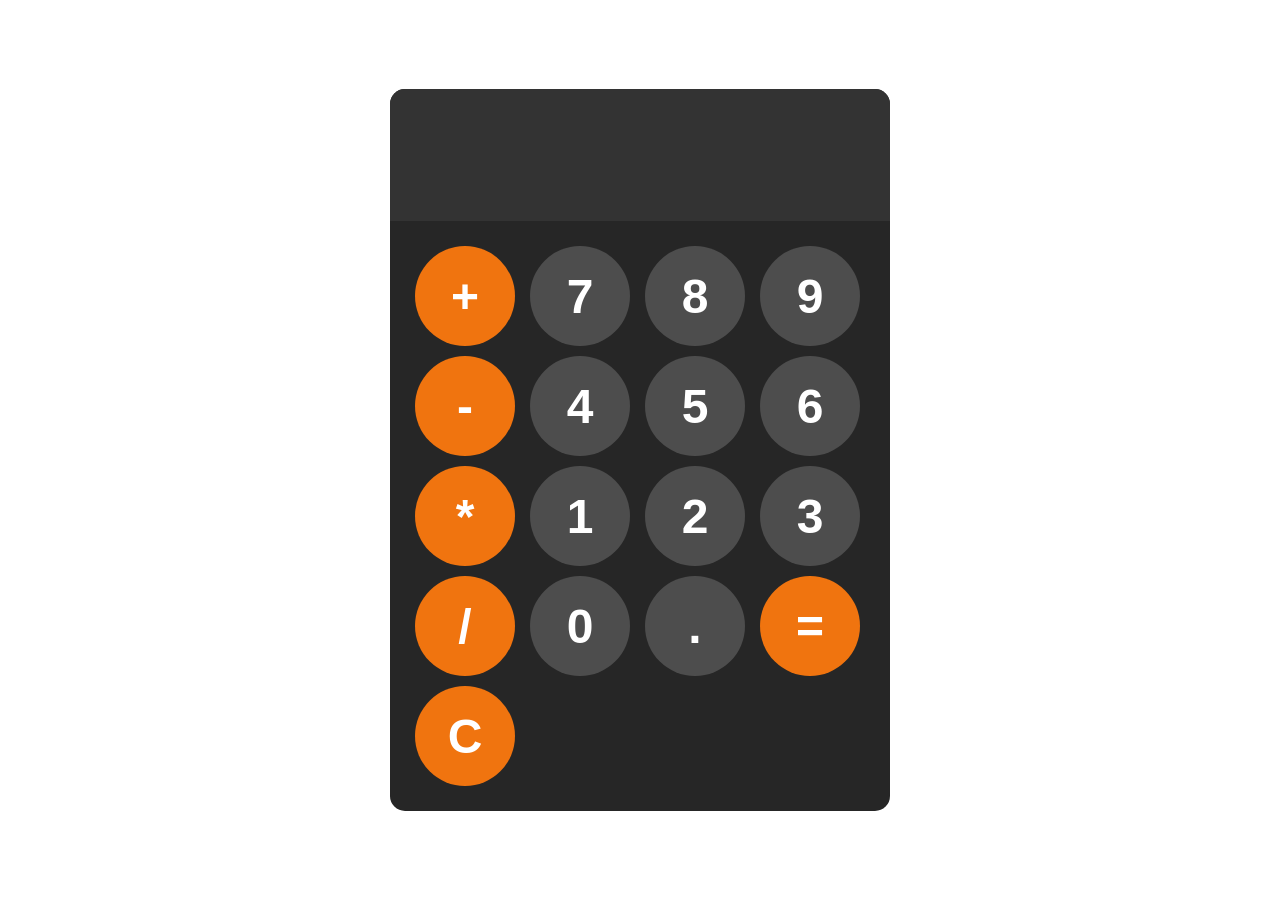
<file: calculator web/index.html>
<!DOCTYPE html>
<html lang="en">
<head>
    <meta charset="UTF-8">
    <meta name="viewport" content="width=device-width, initial-scale=1.0">
    <title>Calculator Project</title>
    <link rel="stylesheet" href="css/style.css">
</head>
<body>

    <div id="calculator">
        <input id="display" readonly>
        <div id="keys">
            <button onclick="appendToDisplay('+')" class="operator-btn">+</button>
            <button onclick="appendToDisplay('7')">7</button>
            <button onclick="appendToDisplay('8')">8</button>
            <button onclick="appendToDisplay('9')">9</button>
            <button onclick="appendToDisplay('-')" class="operator-btn">-</button>
            <button onclick="appendToDisplay('4')">4</button>
            <button onclick="appendToDisplay('5')">5</button>
            <button onclick="appendToDisplay('6')">6</button>
            <button onclick="appendToDisplay('*')" class="operator-btn">*</button>
            <button onclick="appendToDisplay('1')">1</button>
            <button onclick="appendToDisplay('2')">2</button>
            <button onclick="appendToDisplay('3')">3</button>
            <button onclick="appendToDisplay('/')" class="operator-btn">/</button>
            <button onclick="appendToDisplay('0')">0</button>
            <button onclick="appendToDisplay('.')">.</button>
            <button onclick="calculate()" class="operator-btn">=</button>
            <button onclick="clearDisplay()" class="operator-btn">C</button>

        </div>

    </div>

    <script src="js/script.js"></script>

</body>
</html>
</file>
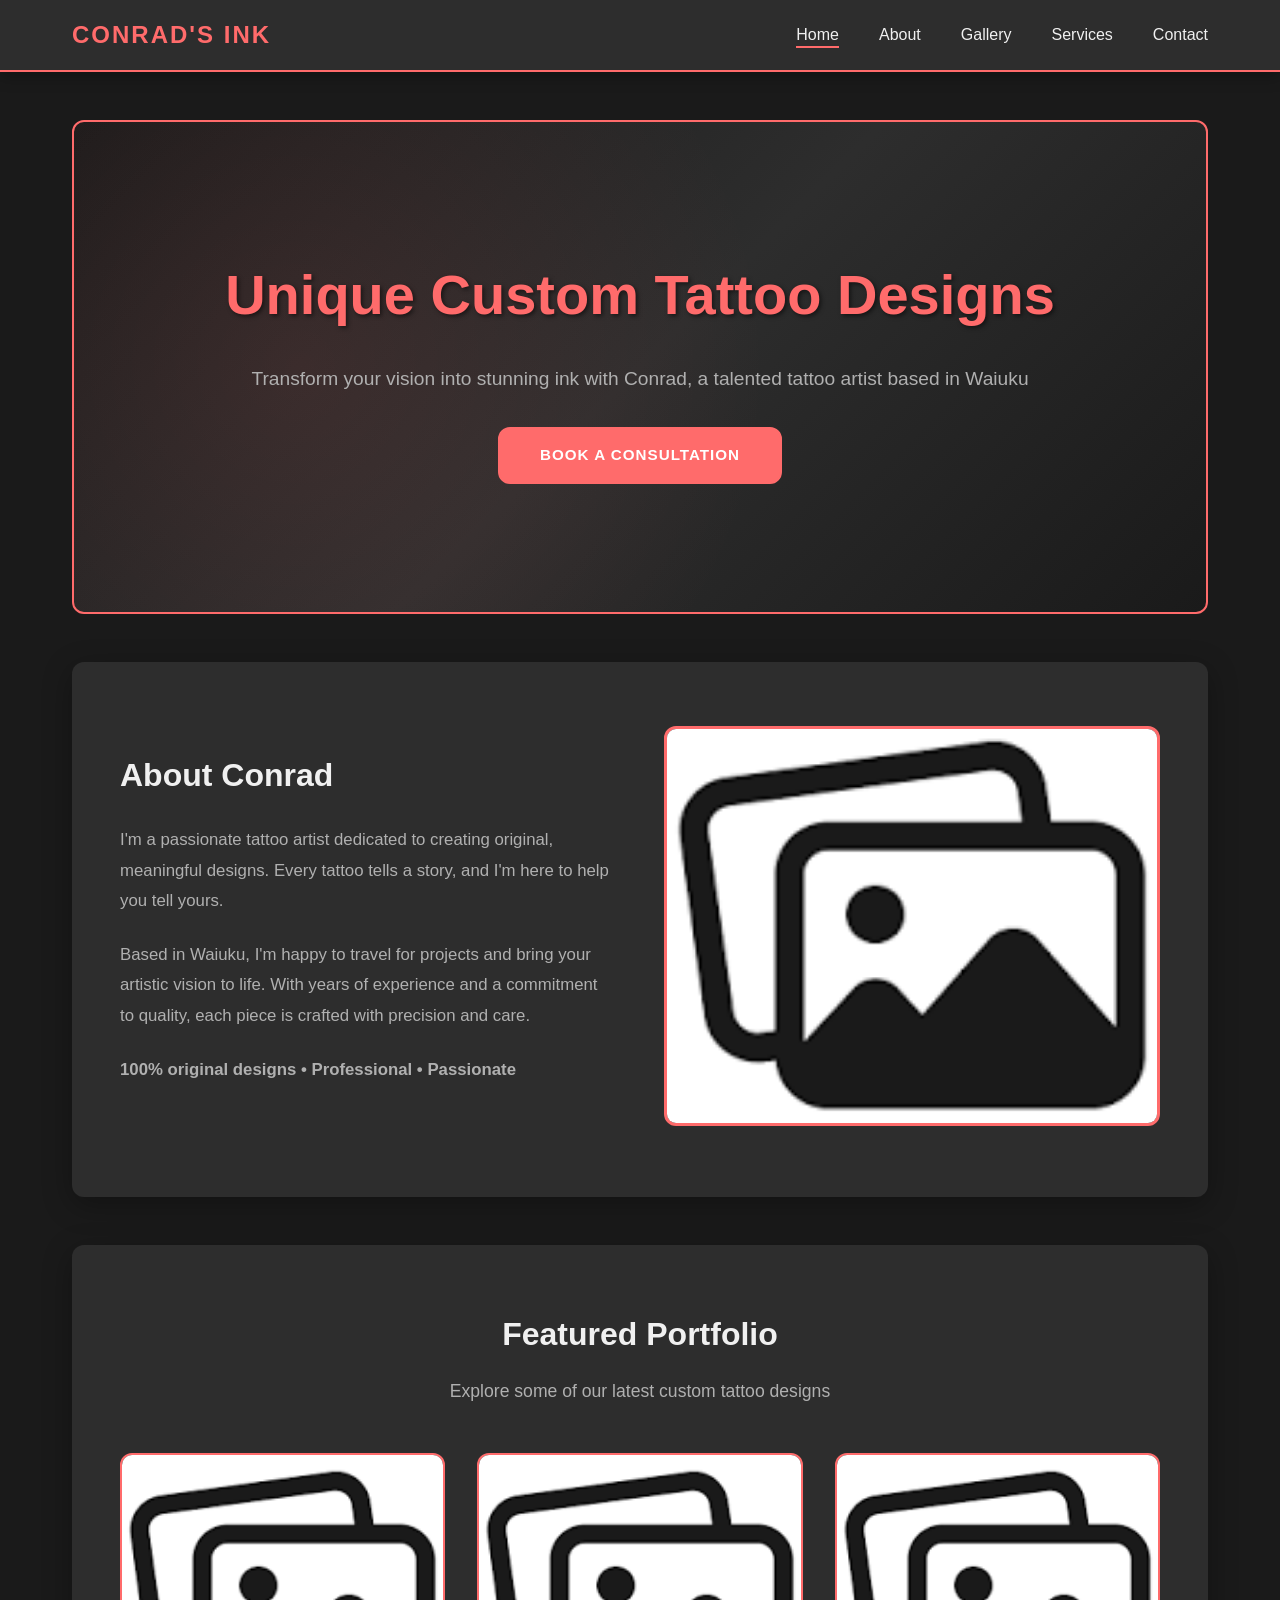
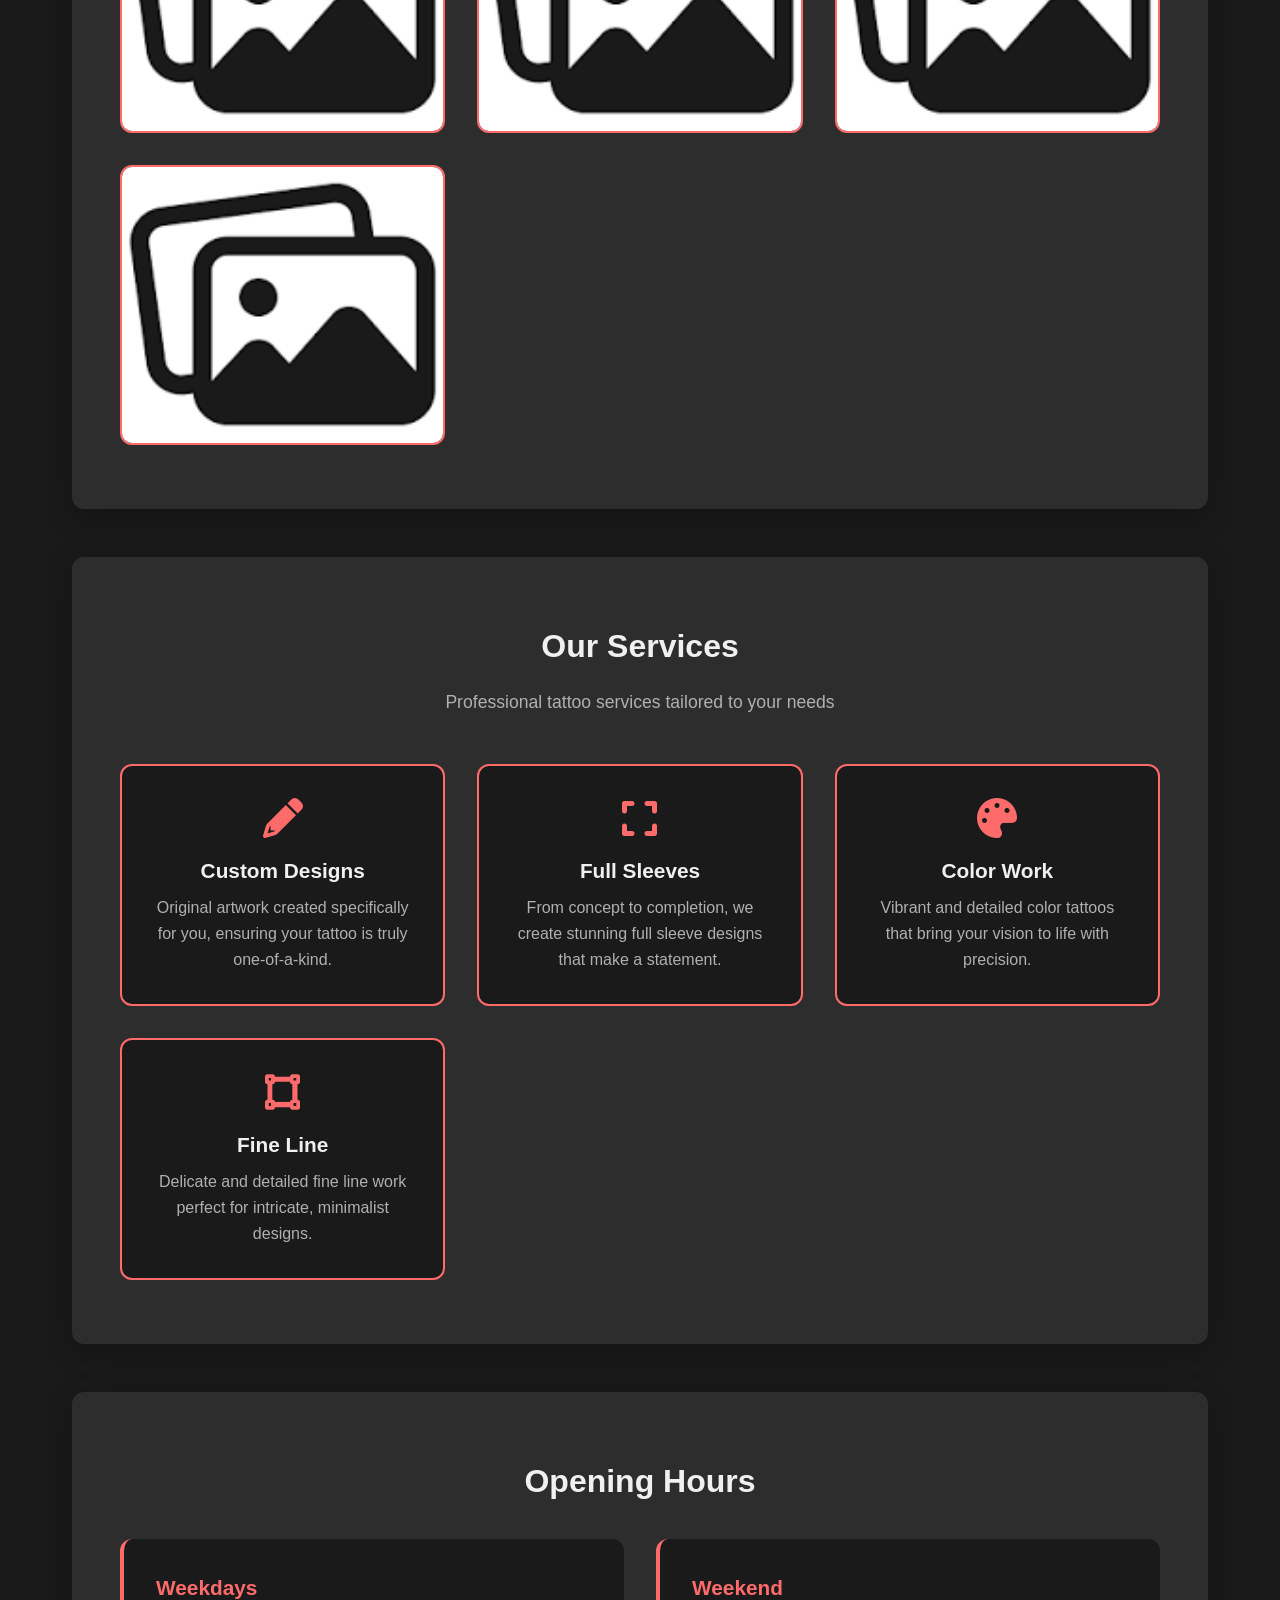
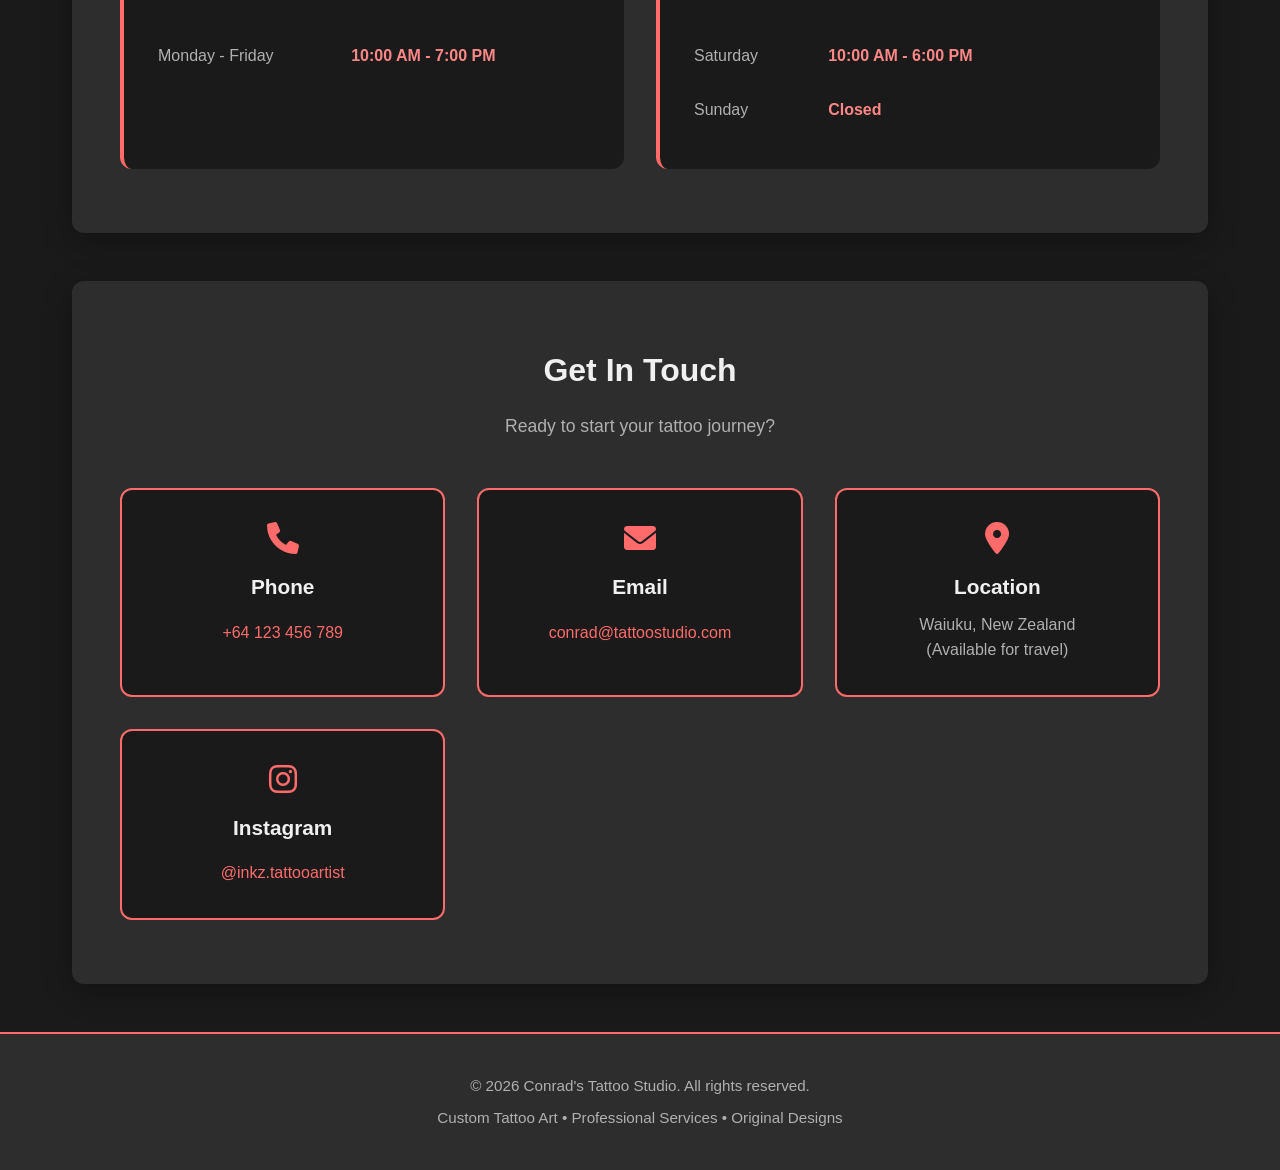
<file: tattoo website (current build)/index.html>
<!DOCTYPE html>
<html lang="en">
<head>
    <meta charset="UTF-8">
    <meta name="viewport" content="width=device-width, initial-scale=1.0">
    <title>Conrad's Tattoo Studio | Custom Tattoo Art</title>
    <link rel="stylesheet" href="css/style.css">
    <link rel="stylesheet" href="https://cdnjs.cloudflare.com/ajax/libs/font-awesome/6.0.0/css/all.min.css">
    <link rel="icon" href="assets/fillerimage.png" type="image/png">
</head>

<body>
    <!-- Navigation -->
    <header>
        <nav class="navbar">
            <div class="nav-container">
                <div class="logo">
                    <h1>CONRAD'S INK</h1>
                </div>
                <ul class="nav-menu">
                    <li><a class="nav-a" href="#home">Home</a></li>
                    <li><a class="nav-a" href="#about">About</a></li>
                    <li><a class="nav-a" href="#gallery">Gallery</a></li>
                    <li><a class="nav-a" href="#services">Services</a></li>
                    <li><a class="nav-a" href="#contact">Contact</a></li>
                </ul>
            </div>
        </nav>
    </header>

    <main>
        <!-- Hero Section -->
        <section id="home" class="hero">
            <div class="hero-content">
                <h1>Unique Custom Tattoo Designs</h1>
                <p>Transform your vision into stunning ink with Conrad, a talented tattoo artist based in Waiuku</p>
                <a href="#contact" class="cta-button">Book a Consultation</a>
            </div>
        </section>

        <!-- About Section -->
        <section id="about" class="about">
            <div class="content-wrapper">
                <div class="about-content">
                    <h2>About Conrad</h2>
                    <p>I'm a passionate tattoo artist dedicated to creating original, meaningful designs. Every tattoo tells a story, and I'm here to help you tell yours.</p>
                    <p>Based in Waiuku, I'm happy to travel for projects and bring your artistic vision to life. With years of experience and a commitment to quality, each piece is crafted with precision and care.</p>
                    <p><strong>100% original designs • Professional • Passionate</strong></p>
                </div>
                <div class="about-image">
                    <img src="assets/fillerimage.png" alt="Conrad's workspace" class="rounded-image">
                </div>
            </div>
        </section>

        <!-- Gallery Section -->
        <section id="gallery" class="gallery">
            <div class="content-wrapper">
                <h2>Featured Portfolio</h2>
                <p class="section-subtitle">Explore some of our latest custom tattoo designs</p>
                
                <div class="gallery-grid">
                    <div class="gallery-card">
                        <img src="assets/fillerimage.png" alt="Tattoo design 1">
                        <div class="card-overlay">
                            <p>Custom Design</p>
                        </div>
                    </div>
                    <div class="gallery-card">
                        <img src="assets/fillerimage.png" alt="Tattoo design 2">
                        <div class="card-overlay">
                            <p>Artistic Piece</p>
                        </div>
                    </div>
                    <div class="gallery-card">
                        <img src="assets/fillerimage.png" alt="Tattoo design 3">
                        <div class="card-overlay">
                            <p>Custom Creation</p>
                        </div>
                    </div>
                    <div class="gallery-card">
                        <img src="assets/fillerimage.png" alt="Tattoo design 4">
                        <div class="card-overlay">
                            <p>Original Design</p>
                        </div>
                    </div>
                </div>
            </div>
        </section>

        <!-- Services Section -->
        <section id="services" class="services">
            <div class="content-wrapper">
                <h2>Our Services</h2>
                <p class="section-subtitle">Professional tattoo services tailored to your needs</p>
                
                <div class="services-grid">
                    <div class="service-card">
                        <i class="fas fa-pencil-alt"></i>
                        <h3>Custom Designs</h3>
                        <p>Original artwork created specifically for you, ensuring your tattoo is truly one-of-a-kind.</p>
                    </div>
                    <div class="service-card">
                        <i class="fas fa-expand"></i>
                        <h3>Full Sleeves</h3>
                        <p>From concept to completion, we create stunning full sleeve designs that make a statement.</p>
                    </div>
                    <div class="service-card">
                        <i class="fas fa-palette"></i>
                        <h3>Color Work</h3>
                        <p>Vibrant and detailed color tattoos that bring your vision to life with precision.</p>
                    </div>
                    <div class="service-card">
                        <i class="fas fa-vector-square"></i>
                        <h3>Fine Line</h3>
                        <p>Delicate and detailed fine line work perfect for intricate, minimalist designs.</p>
                    </div>
                </div>
            </div>
        </section>

        <!-- Hours Section -->
        <section id="hours" class="hours">
            <div class="content-wrapper">
                <h2>Opening Hours</h2>
                <div class="hours-grid">
                    <div class="hours-column">
                        <h3>Weekdays</h3>
                        <table class="hours-table">
                            <tr>
                                <td>Monday - Friday</td>
                                <td><strong>10:00 AM - 7:00 PM</strong></td>
                            </tr>
                        </table>
                    </div>
                    <div class="hours-column">
                        <h3>Weekend</h3>
                        <table class="hours-table">
                            <tr>
                                <td>Saturday</td>
                                <td><strong>10:00 AM - 6:00 PM</strong></td>
                            </tr>
                            <tr>
                                <td>Sunday</td>
                                <td><strong>Closed</strong></td>
                            </tr>
                        </table>
                    </div>
                </div>
            </div>
        </section>

        <!-- Contact Section -->
        <section id="contact" class="contact">
            <div class="content-wrapper">
                <h2>Get In Touch</h2>
                <p class="section-subtitle">Ready to start your tattoo journey?</p>
                
                <div class="contact-grid">
                    <div class="contact-info">
                        <div class="info-card">
                            <i class="fas fa-phone"></i>
                            <h3>Phone</h3>
                            <p><a href="tel:+64123456789">+64 123 456 789</a></p>
                        </div>
                        <div class="info-card">
                            <i class="fas fa-envelope"></i>
                            <h3>Email</h3>
                            <p><a href="mailto:conrad@tattoostudio.com">conrad@tattoostudio.com</a></p>
                        </div>
                        <div class="info-card">
                            <i class="fas fa-map-marker-alt"></i>
                            <h3>Location</h3>
                            <p>Waiuku, New Zealand<br>(Available for travel)</p>
                        </div>
                        <div class="info-card">
                            <i class="fab fa-instagram"></i>
                            <h3>Instagram</h3>
                            <p><a href="https://instagram.com/inkz.tattooartist" target="_blank">@inkz.tattooartist</a></p>
                        </div>
                    </div>
                </div>
            </div>
        </section>
    </main>

    <!-- Footer -->
    <footer>
        <div class="footer-content">
            <p>&copy; 2026 Conrad's Tattoo Studio. All rights reserved.</p>
            <p>Custom Tattoo Art • Professional Services • Original Designs</p>
        </div>
    </footer>

    <script src="js/script.js"></script>

</body>
</html>
</file>
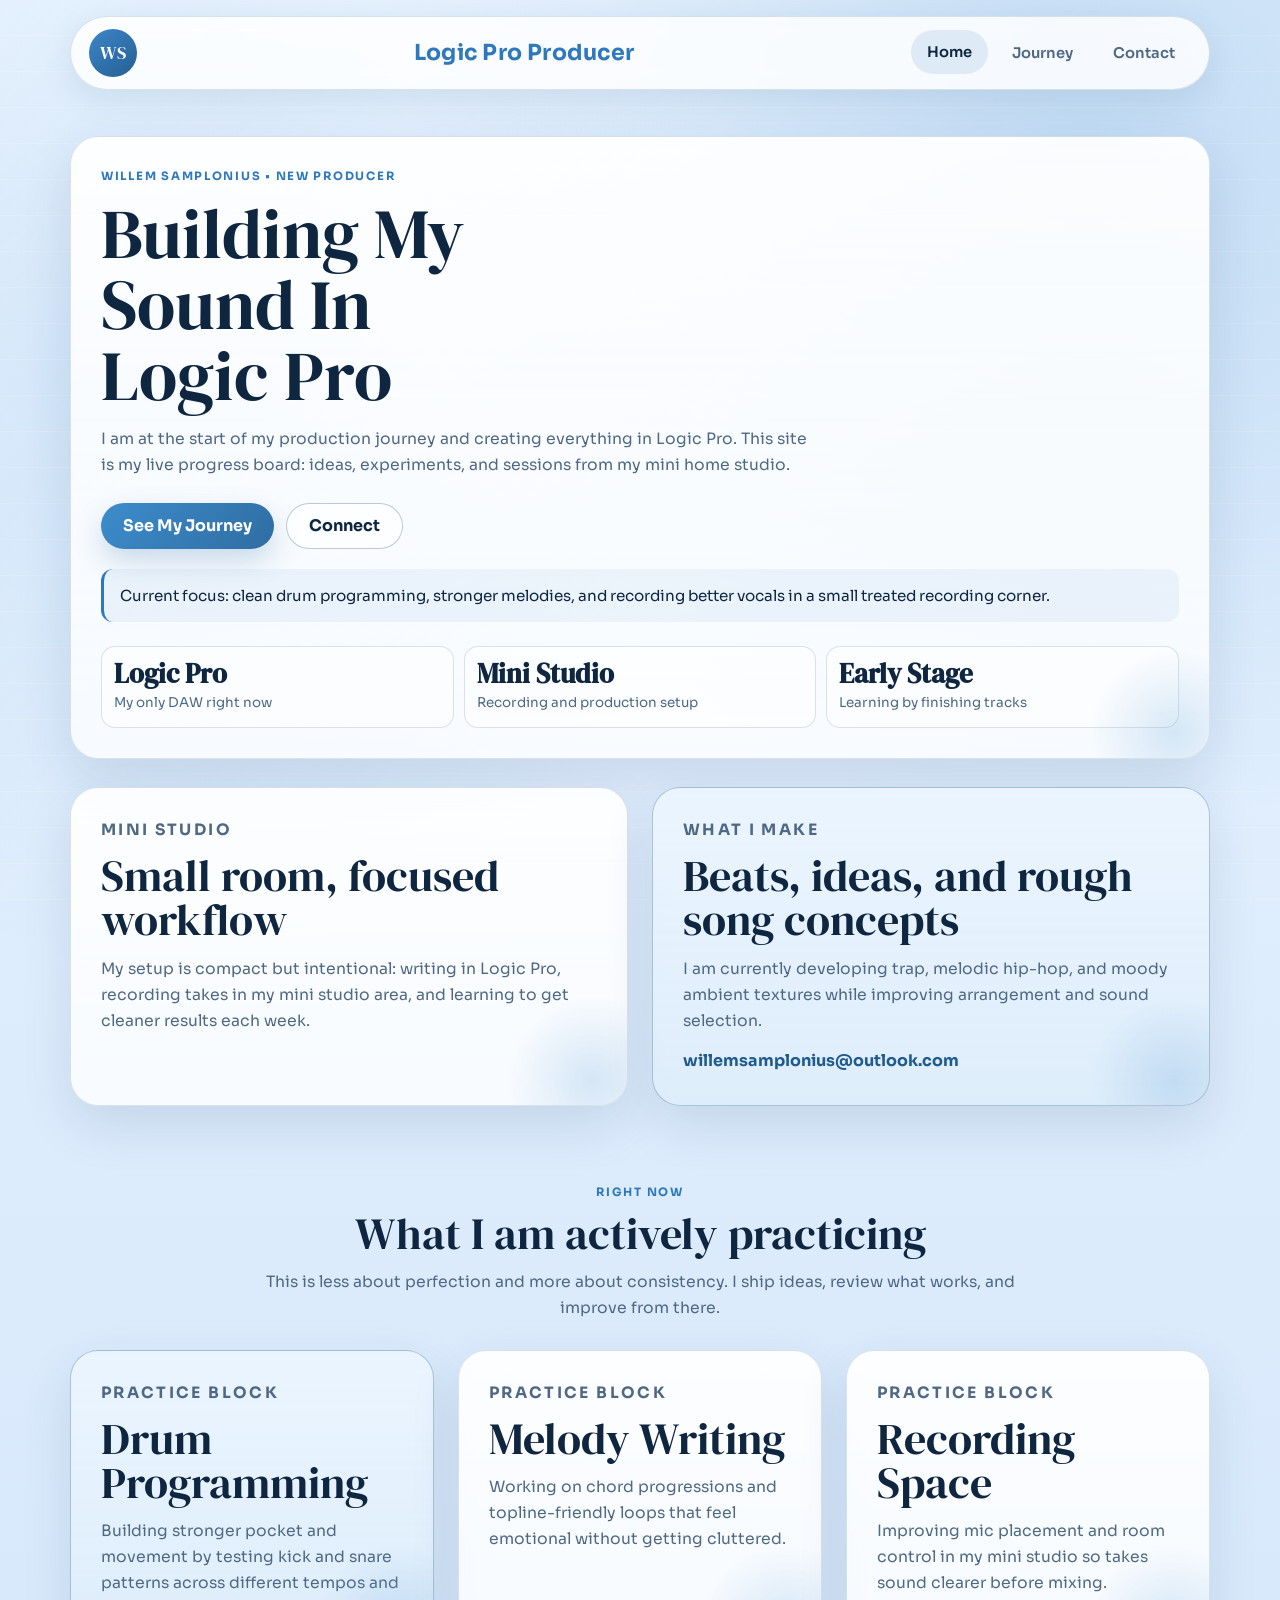
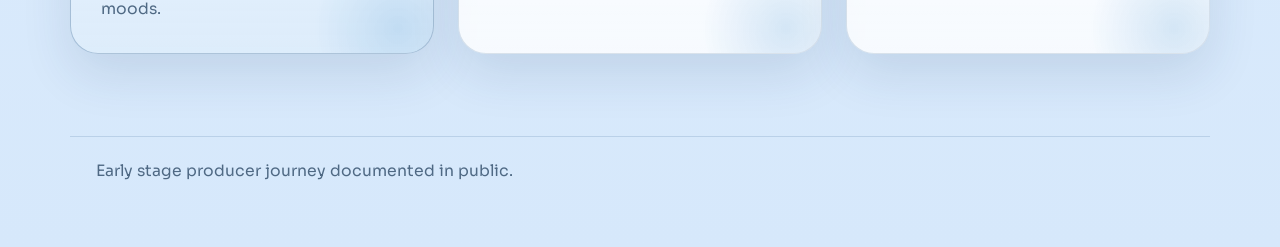
<file: projects/portfolio/index.html>
<!DOCTYPE html>
<html lang="en">
<head>
    <meta charset="UTF-8">
    <meta http-equiv="X-UA-Compatible" content="IE=edge">
    <meta name="viewport" content="width=device-width, initial-scale=1.0">
    <meta name="description" content="Willem Samplonius is a new music producer working in Logic Pro from a mini studio setup.">
    <meta name="theme-color" content="#0b2238">
    <link rel="stylesheet" href="css/style.css">
    <title>Willem Samplonius | Logic Pro Producer</title>
    <link rel="icon" href="assets/image.jpg" type="image/jpg">
</head>
<body>
    <a class="skip-link" href="#main-content">Skip to main content</a>

    <header class="site-header">
        <nav class="nav-bar" aria-label="Primary">
            <div class="brand-mark" aria-hidden="true">WS</div>
            <a class="header-txt" href="index.html" aria-label="Open home">Logic Pro Producer</a>
            <ul class="nav-links">
                <li><a class="is-active" href="index.html" aria-current="page">Home</a></li>
                <li><a href="projects.html">Journey</a></li>
                <li><a href="contact.html">Contact</a></li>
            </ul>
        </nav>
    </header>

    <main id="main-content" class="page-shell">
        <section class="hero-section hero-section-solo">
            <div class="hero-copy">
                <p class="eyebrow">Willem Samplonius • New Producer</p>
                <h1>Building My Sound In Logic Pro</h1>
                <p class="hero-text">
                    I am at the start of my production journey and creating everything in Logic Pro. This site is my live progress board: ideas, experiments, and sessions from my mini home studio.
                </p>
                <div class="hero-actions">
                    <a class="button button-primary" href="projects.html">See My Journey</a>
                    <a class="button button-secondary" href="contact.html">Connect</a>
                </div>
                <div class="hero-note">
                    <p>Current focus: clean drum programming, stronger melodies, and recording better vocals in a small treated recording corner.</p>
                </div>
                <div class="stat-row">
                    <div class="stat-card">
                        <strong>Logic Pro</strong>
                        <span>My only DAW right now</span>
                    </div>
                    <div class="stat-card">
                        <strong>Mini Studio</strong>
                        <span>Recording and production setup</span>
                    </div>
                    <div class="stat-card">
                        <strong>Early Stage</strong>
                        <span>Learning by finishing tracks</span>
                    </div>
                </div>
            </div>

        </section>

        <section class="info-grid">
            <article class="info-card">
                <p class="section-label">Mini Studio</p>
                <h2>Small room, focused workflow</h2>
                <p>
                    My setup is compact but intentional: writing in Logic Pro, recording takes in my mini studio area, and learning to get cleaner results each week.
                </p>
            </article>

            <article class="info-card info-card-accent">
                <p class="section-label">What I Make</p>
                <h2>Beats, ideas, and rough song concepts</h2>
                <p>
                    I am currently developing trap, melodic hip-hop, and moody ambient textures while improving arrangement and sound selection.
                </p>
                <a class="contact-link" href="mailto:willemsamplonius@outlook.com">willemsamplonius@outlook.com</a>
            </article>
        </section>

        <section class="section-heading">
            <p class="section-label">Right Now</p>
            <h2>What I am actively practicing</h2>
            <p class="section-intro">This is less about perfection and more about consistency. I ship ideas, review what works, and improve from there.</p>
        </section>

        <section class="project-grid">
            <article class="project-card project-card-featured">
                <p class="project-kicker">Practice Block</p>
                <h3>Drum Programming</h3>
                <p>
                    Building stronger pocket and movement by testing kick and snare patterns across different tempos and moods.
                </p>
            </article>

            <article class="project-card">
                <p class="project-kicker">Practice Block</p>
                <h3>Melody Writing</h3>
                <p>
                    Working on chord progressions and topline-friendly loops that feel emotional without getting cluttered.
                </p>
            </article>

            <article class="project-card">
                <p class="project-kicker">Practice Block</p>
                <h3>Recording Space</h3>
                <p>
                    Improving mic placement and room control in my mini studio so takes sound clearer before mixing.
                </p>
            </article>
        </section>
    </main>

    <footer class="site-footer">
        <p>Early stage producer journey documented in public.</p>
    </footer>

    <a class="mobile-github-bar" href="projects.html" aria-label="Open music journey page">Open Journey</a>

    <script src="js/script.js"></script>
</body>
</html>
</file>
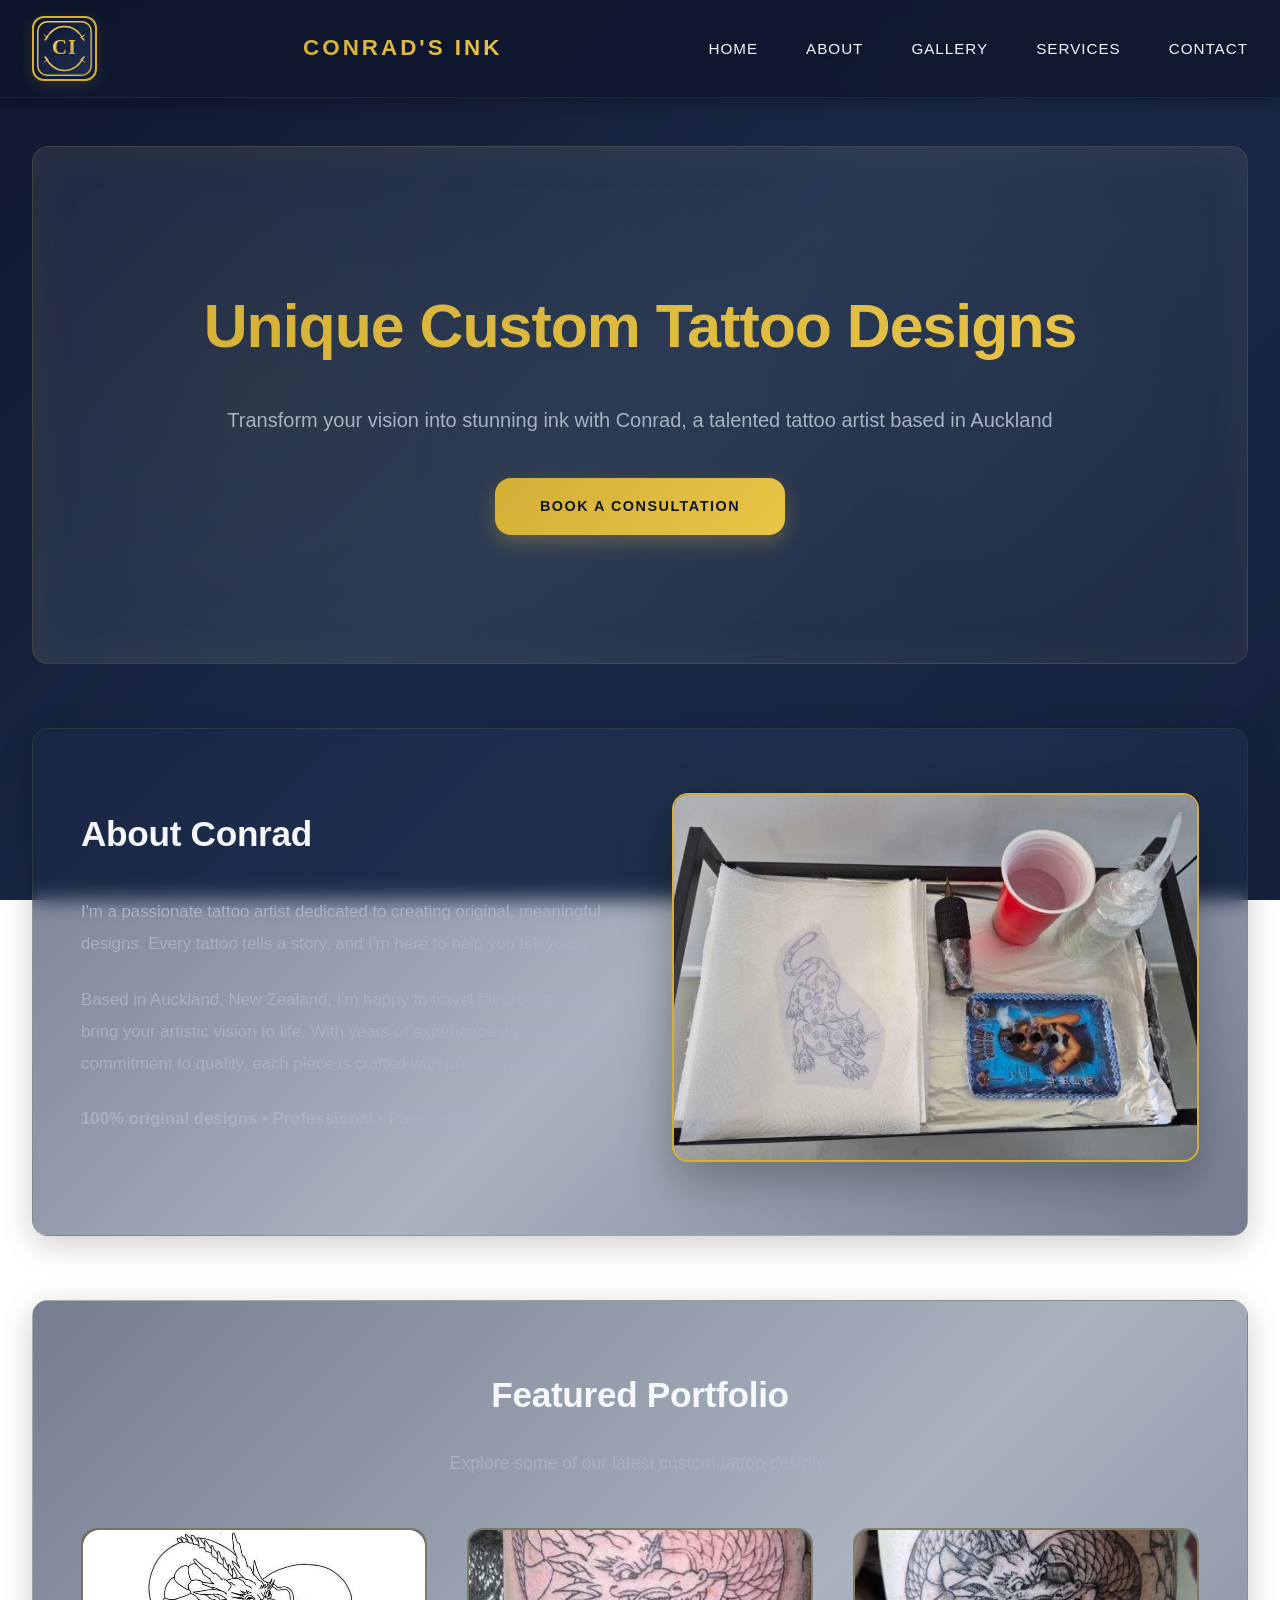
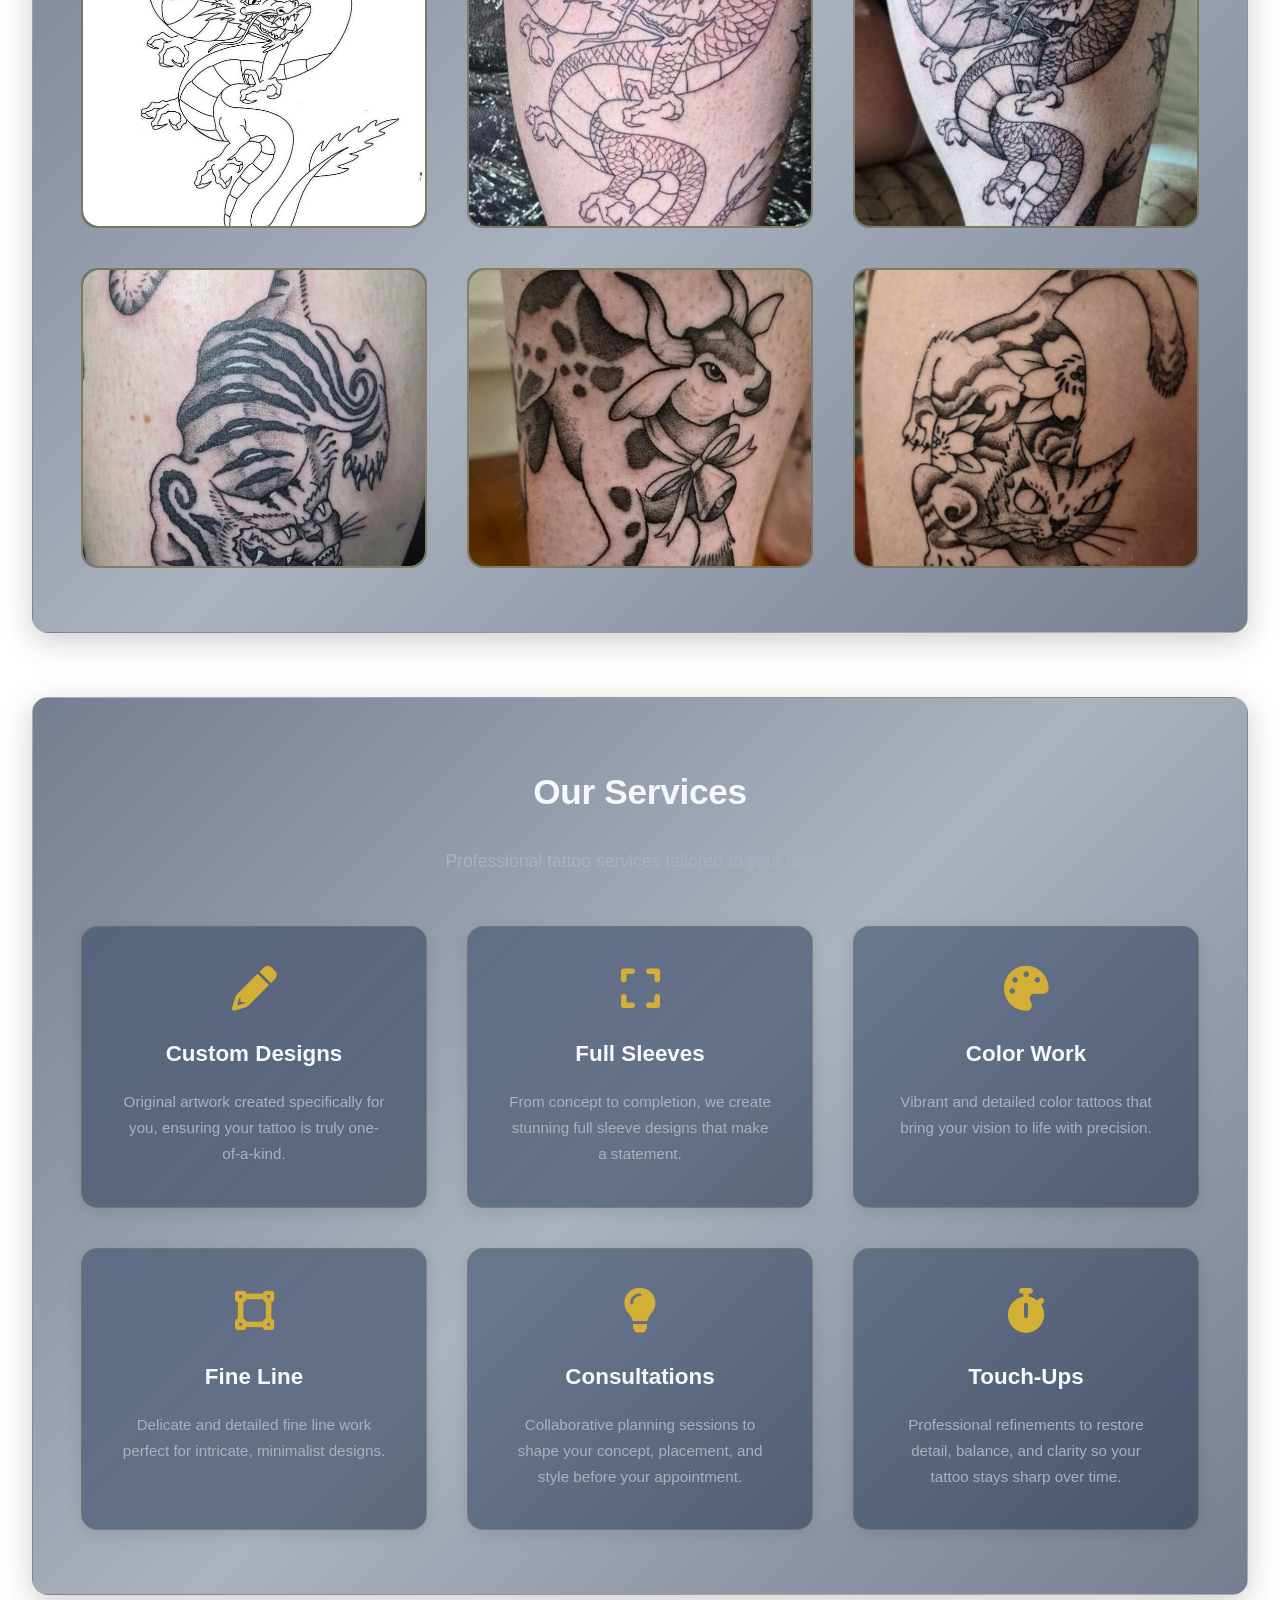
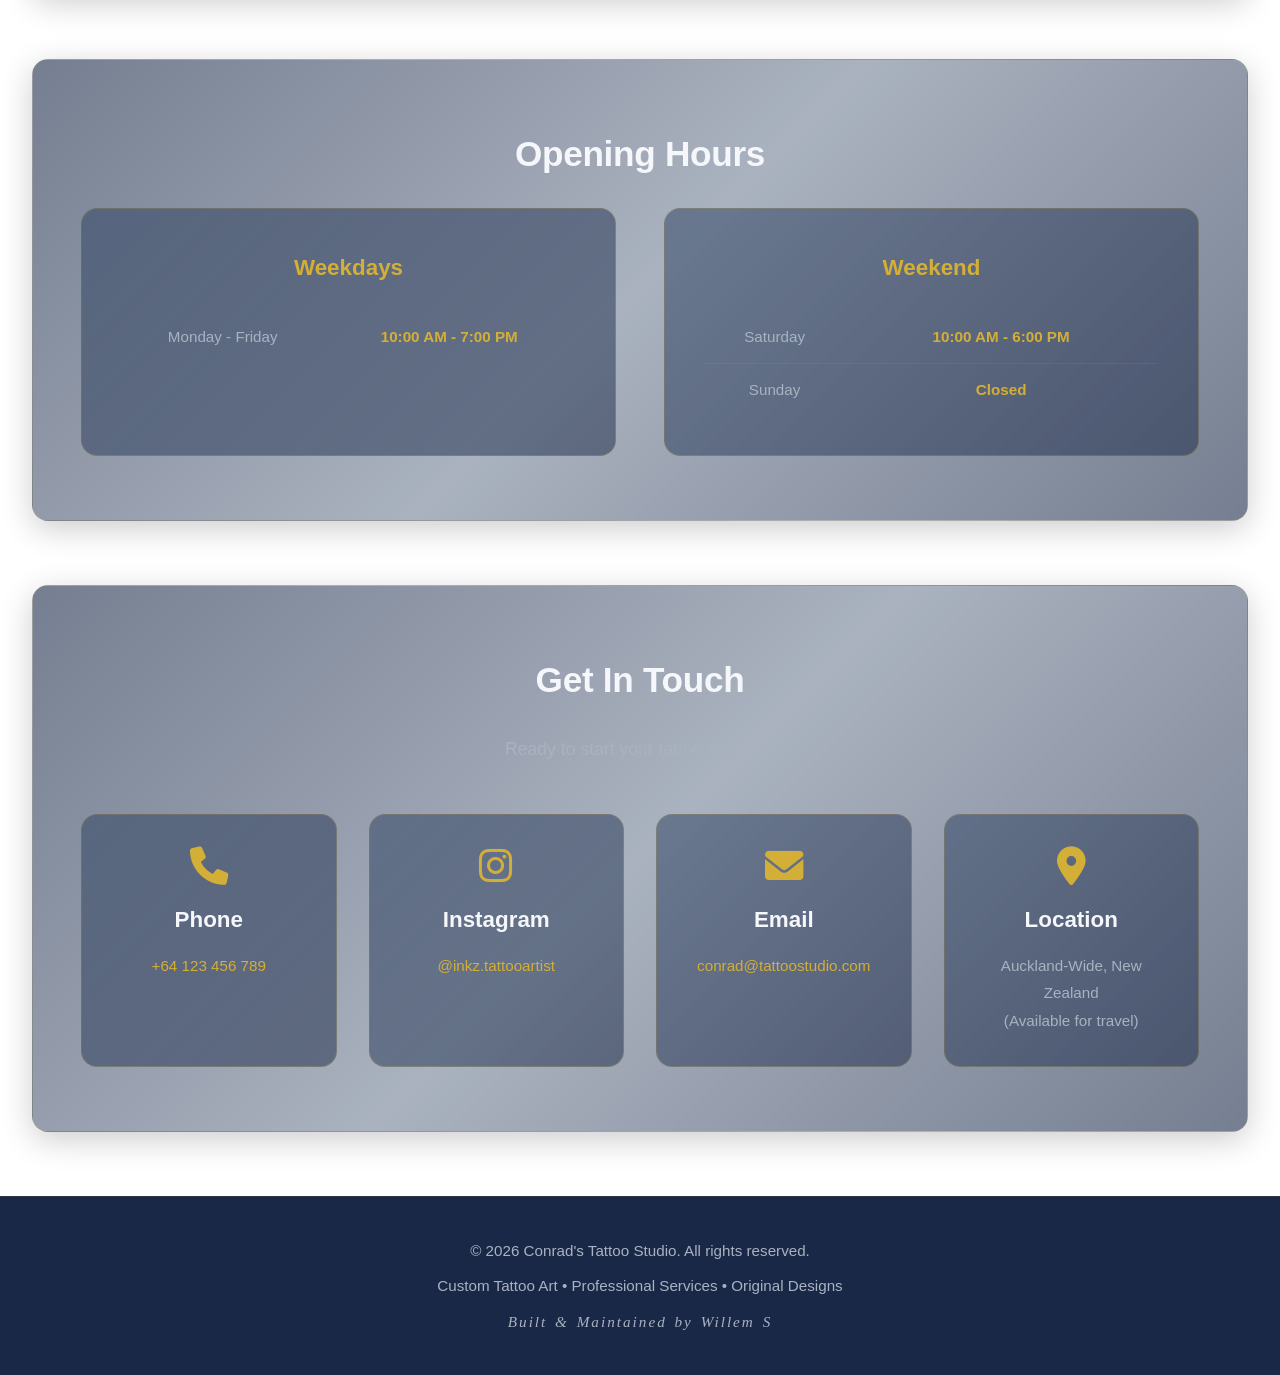
<file: projects/tattoo website (current build)/index.html>
<!DOCTYPE html>
<html lang="en">
<head>
    <meta charset="UTF-8">
    <meta name="viewport" content="width=device-width, initial-scale=1.0">
    <title>Conrad's Tattoo Studio | Custom Tattoo Art</title>
    <link rel="stylesheet" href="css/style.css">
    <link rel="preconnect" href="https://cdnjs.cloudflare.com" crossorigin>
    <link rel="stylesheet" href="https://cdnjs.cloudflare.com/ajax/libs/font-awesome/6.0.0/css/all.min.css">
    <link rel="icon" href="assets/logo-filler.svg" type="image/svg+xml">
</head>
<body>
    <!-- Navigation -->
    <header>
        <nav class="navbar">
            <div class="nav-container">
                <a class="logo-image-link" href="index.html" aria-label="Go to home page">
                    <img src="assets/logo-filler.svg" alt="Conrad's Tattoo Studio Logo" class="logo-image">
                </a>
                <a class="logo" href="index.html" aria-label="Go to home page">
                    <h1>CONRAD'S INK</h1>
                </a>
                <button class="nav-toggle" aria-label="Toggle navigation" aria-expanded="false" aria-controls="nav-menu">
                    <span></span>
                    <span></span>
                    <span></span>
                </button>
                <ul class="nav-menu" id="nav-menu">
                    <li><a class="nav-a" href="index.html">Home</a></li>
                    <li><a class="nav-a" href="about.html">About</a></li>
                    <li><a class="nav-a" href="gallery.html">Gallery</a></li>
                    <li><a class="nav-a" href="services.html">Services</a></li>
                    <li><a class="nav-a" href="contact.html">Contact</a></li>
                </ul>
            </div>
        </nav>
    </header>

    <main>
        <!-- Hero Section -->
        <section id="home" class="hero">
            <div class="hero-content">
                <h1>Unique Custom Tattoo Designs</h1>
                <p>Transform your vision into stunning ink with Conrad, a talented tattoo artist based in Auckland</p>
                <a href="contact.html" class="cta-button">Book a Consultation</a>
            </div>
        </section>

        <!-- About Section -->
        <section id="about" class="about">
            <div class="content-wrapper">
                <div class="about-content">
                    <h2>About Conrad</h2>
                    <p>I'm a passionate tattoo artist dedicated to creating original, meaningful designs. Every tattoo tells a story, and I'm here to help you tell yours.</p>
                    <p>Based in Auckland, New Zealand, I'm happy to travel for projects and bring your artistic vision to life. With years of experience drawing and a commitment to quality, each piece is crafted with precision and care.</p>
                    <p><strong>100% original designs • Professional • Passionate</strong></p>
                </div>
                <div class="about-image">
                    <img src="assets/about.jpg" alt="Conrad's workspace" class="rounded-image" loading="lazy" decoding="async">
                </div>
            </div>
        </section>

        <!-- Gallery Section -->
        <section id="gallery" class="gallery">
            <div class="content-wrapper">
                <h2>Featured Portfolio</h2>
                <p class="section-subtitle">Explore some of our latest custom tattoo designs</p>
                <p class="swipe-hint">Click on a card to view the full gallery of tattoos</p>
                <p class="swipe-hint">Swipe to see more featured tattoos 
                    <br> <span aria-hidden="true">&rarr; &rarr; &rarr; &rarr; &rarr;</span></p>
                
                <div class="gallery-grid">
                    <a class="fgallery-card" href="gallery.html" aria-label="View full tattoo gallery">
                        <img src="assets/ct7a.jpg" alt="Tattoo design 1" loading="lazy" decoding="async">
                    </a>
                    <a class="fgallery-card" href="gallery.html" aria-label="View full tattoo gallery">
                        <img src="assets/ct7b.jpg" alt="Tattoo design 2" loading="lazy" decoding="async">
                    </a>
                    <a class="fgallery-card" href="gallery.html" aria-label="View full tattoo gallery">
                        <img src="assets/ct7c.jpg" alt="Tattoo design 3" loading="lazy" decoding="async">
                    </a>
                    <a class="fgallery-card" href="gallery.html" aria-label="View full tattoo gallery">
                        <img src="assets/ct1.jpg" alt="Tattoo design 4" loading="lazy" decoding="async">
                    </a>
                    <a class="fgallery-card" href="gallery.html" aria-label="View full tattoo gallery">
                        <img src="assets/ct4.jpg" alt="Tattoo design 5" loading="lazy" decoding="async">
                    </a>
                    <a class="fgallery-card" href="gallery.html" aria-label="View full tattoo gallery">
                        <img src="assets/ct11.jpg" alt="Tattoo design 6" loading="lazy" decoding="async">
                    </a>
                </div>
            </div>
        </section>

        <!-- Services Section -->
        <section id="services" class="services">
            <div class="content-wrapper">
                <h2>Our Services</h2>
                <p class="section-subtitle">Professional tattoo services tailored to your needs</p>
                
                <div class="services-grid">
                    <div class="service-card">
                        <i class="fas fa-pencil-alt"></i>
                        <h3>Custom Designs</h3>
                        <p>Original artwork created specifically for you, ensuring your tattoo is truly one-of-a-kind.</p>
                    </div>
                    <div class="service-card">
                        <i class="fas fa-expand"></i>
                        <h3>Full Sleeves</h3>
                        <p>From concept to completion, we create stunning full sleeve designs that make a statement.</p>
                    </div>
                    <div class="service-card">
                        <i class="fas fa-palette"></i>
                        <h3>Color Work</h3>
                        <p>Vibrant and detailed color tattoos that bring your vision to life with precision.</p>
                    </div>
                    <div class="service-card">
                        <i class="fas fa-vector-square"></i>
                        <h3>Fine Line</h3>
                        <p>Delicate and detailed fine line work perfect for intricate, minimalist designs.</p>
                    </div>
                    <div class="service-card">
                        <i class="fas fa-lightbulb"></i>
                        <h3>Consultations</h3>
                        <p>Collaborative planning sessions to shape your concept, placement, and style before your appointment.</p>
                    </div>
                    <div class="service-card">
                        <i class="fas fa-stopwatch"></i>
                        <h3>Touch-Ups</h3>
                        <p>Professional refinements to restore detail, balance, and clarity so your tattoo stays sharp over time.</p>
                    </div>
                </div>
            </div>
        </section>

        <!-- Hours Section -->
        <section id="hours" class="hours">
            <div class="content-wrapper">
                <h2>Opening Hours</h2>
                <div class="hours-grid">
                    <div class="hours-column">
                        <h3>Weekdays</h3>
                        <table class="hours-table">
                            <tr>
                                <td>Monday - Friday</td>
                                <td><strong>10:00 AM - 7:00 PM</strong></td>
                            </tr>
                        </table>
                    </div>
                    <div class="hours-column">
                        <h3>Weekend</h3>
                        <table class="hours-table">
                            <tr>
                                <td>Saturday</td>
                                <td><strong>10:00 AM - 6:00 PM</strong></td>
                            </tr>
                            <tr>
                                <td>Sunday</td>
                                <td><strong>Closed</strong></td>
                            </tr>
                        </table>
                    </div>
                </div>
            </div>
        </section>

        <!-- Contact Section -->
        <section id="contact" class="contact">
            <div class="content-wrapper">
                <h2>Get In Touch</h2>
                <p class="section-subtitle">Ready to start your tattoo journey?</p>
                
                <div class="contact-grid">
                    <div class="contact-info">
                        <div class="info-card">
                            <i class="fas fa-phone"></i>
                            <h3>Phone</h3>
                            <p><a href="tel:+64123456789">+64 123 456 789</a></p>
                        </div>
                        <div class="info-card">
                            <i class="fab fa-instagram"></i>
                            <h3>Instagram</h3>
                            <p><a href="https://instagram.com/inkz.tattooartist" target="_blank" rel="noopener noreferrer">@inkz.tattooartist</a></p>
                        </div>
                        <div class="info-card">
                            <i class="fas fa-envelope"></i>
                            <h3>Email</h3>
                            <p><a href="mailto:conrad@tattoostudio.com">conrad@tattoostudio.com</a></p>
                        </div>
                        <div class="info-card">
                            <i class="fas fa-map-marker-alt"></i>
                            <h3>Location</h3>
                            <p>Auckland-Wide, New Zealand<br>(Available for travel)</p>
                        </div>
                    </div>
                </div>
            </div>
        </section>
    </main>

    <a href="#contact" class="mobile-book-now">Book Now</a>

    <!-- Footer -->
    <footer>
        <div class="footer-content">
            <p>&copy; 2026 Conrad's Tattoo Studio. All rights reserved.</p>
            <p>Custom Tattoo Art • Professional Services • Original Designs</p>
            <div class="tag">
                <p>Built & Maintained by Willem S</p>
            </div>
        </div>
    </footer>

    <script src="js/script.js" defer></script>

</body>
</html>
</file>
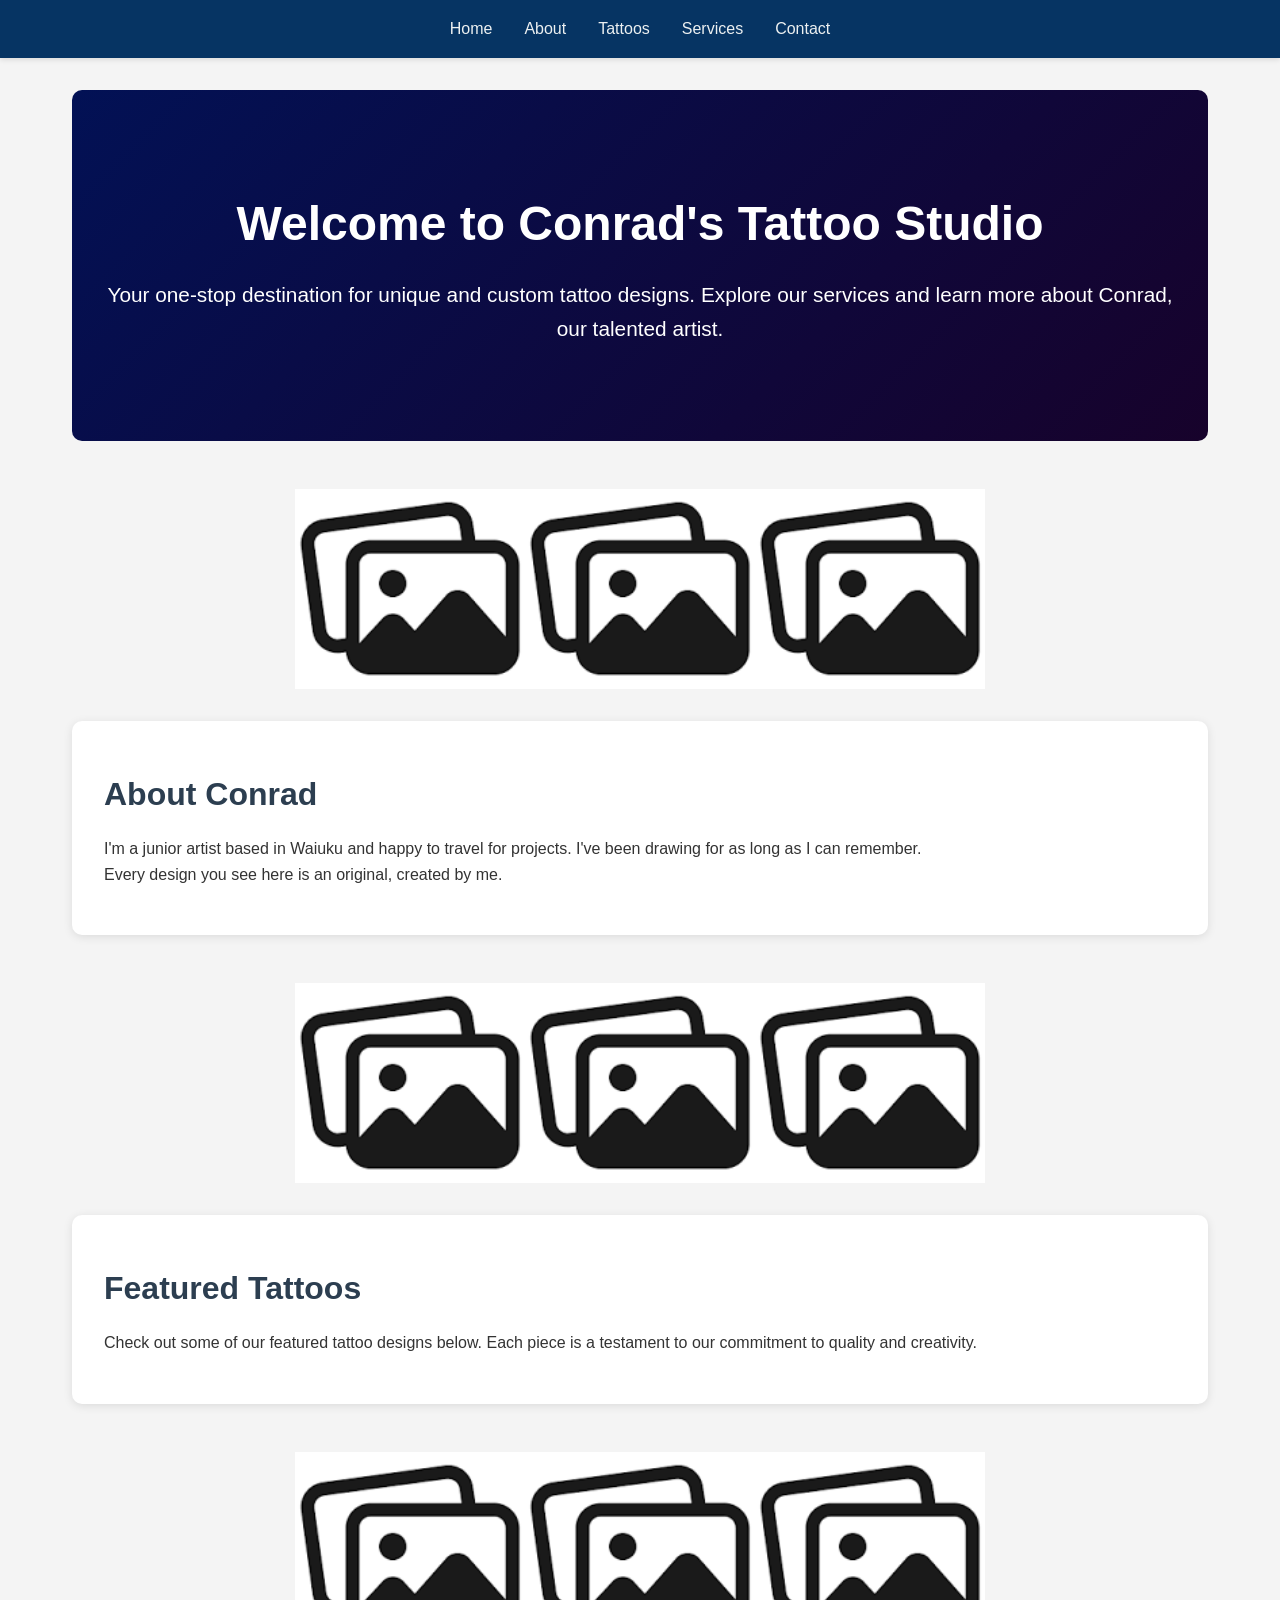
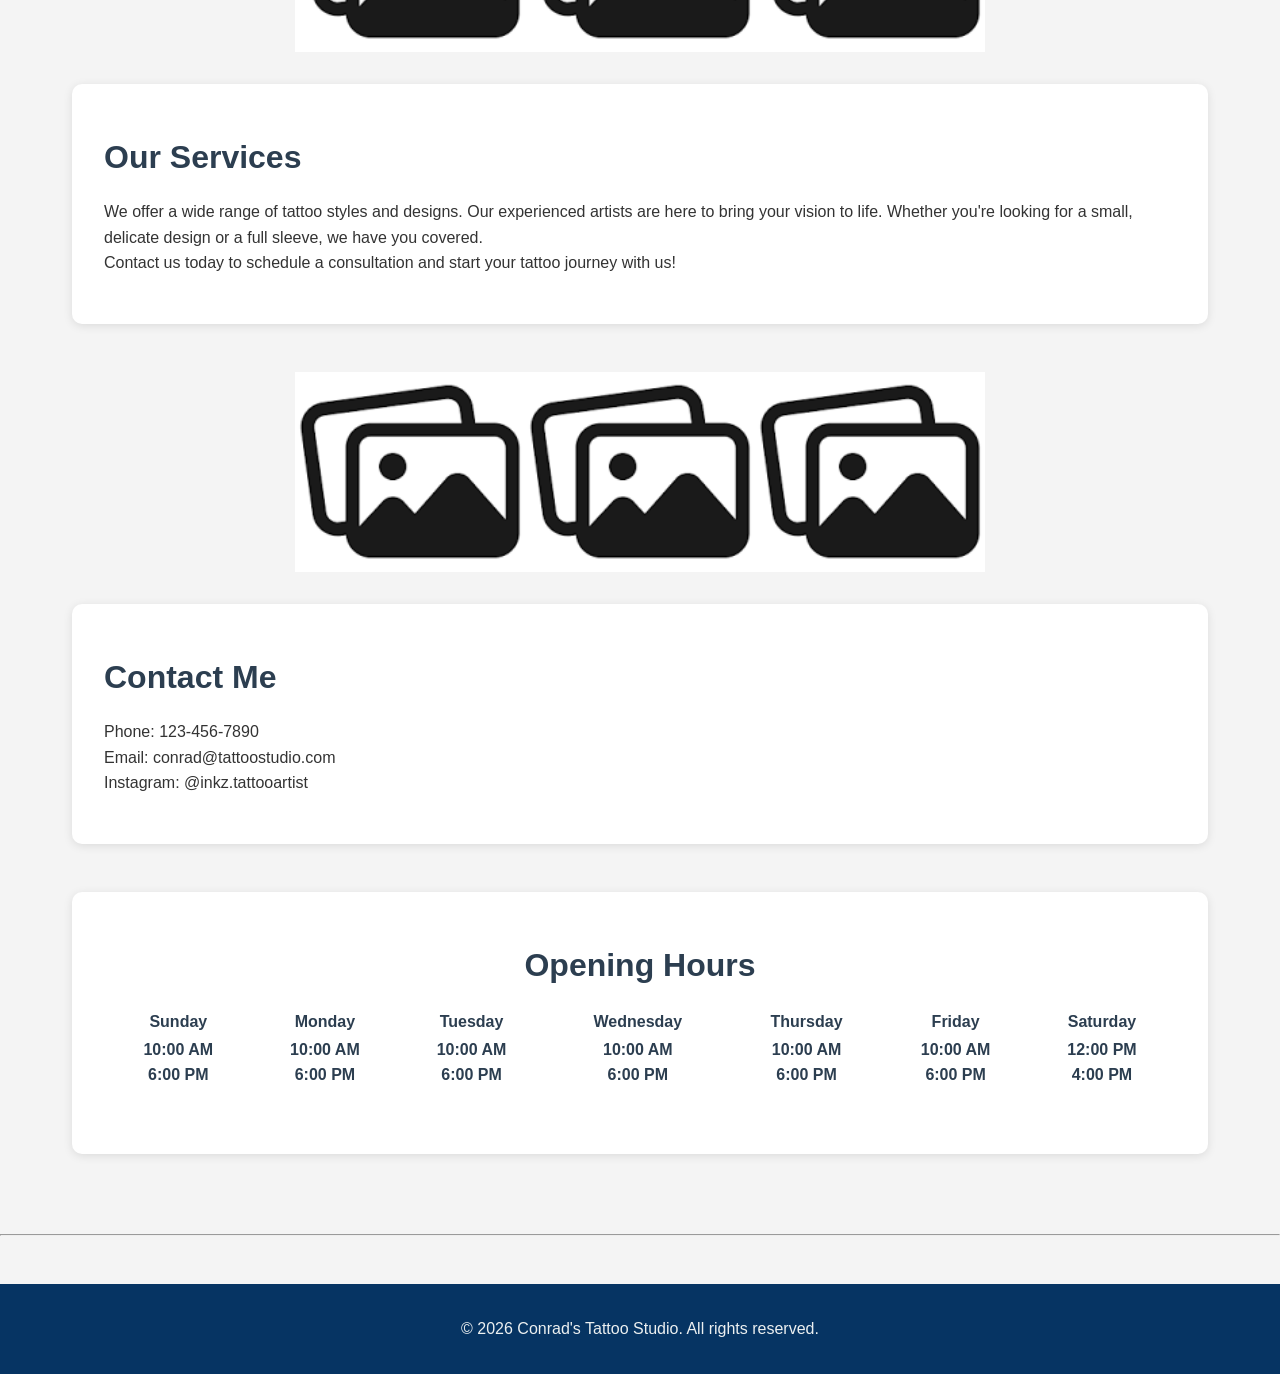
<file: tattoo website (other versions)/conrads tattoo website(v1, put together still needs major polishing and touchups)/index.html>
<!DOCTYPE html>
<html lang="en">
<head>
    <meta charset="UTF-8">
    <meta name="viewport" content="width=device-width, initial-scale=1.0">
    <title>Conrad's Tattoo Studio</title>
    <link rel="stylesheet" href="css/style.css">
</head>

<body>
    <header>
        <nav>
            <ul>
                <li><a class="nav-a" href="#welcome">Home</a></li>
                <li><a class="nav-a" href="#about">About</a></li>
                <li><a class="nav-a" href="#tattoos">Tattoos</a></li>
                <li><a class="nav-a" href="#services">Services</a></li>
                <li><a class="nav-a" href="#contact">Contact</a></li>
            </ul>
        </nav>
    </header>
    
    
    <main>
        <section id="welcome" class="hero">
            <h1>Welcome to Conrad's Tattoo Studio</h1>
            <p>Your one-stop destination for unique and custom tattoo designs. Explore our services and learn more about Conrad, our talented artist.</p>
        </section>


    <div class="container">
        <img src="assets/fillerimage.png" alt="Conrad's Tattoo Studio" height="200">
        <img src="assets/fillerimage.png" alt="Conrad's Tattoo Studio" height="200">
        <img src="assets/fillerimage.png" alt="Conrad's Tattoo Studio" height="200">
    
    </div>


        <section id="about" class="section">
            <h2>About Conrad</h2>
            <p>I'm a junior artist based in Waiuku and happy to travel for projects.
                I've been drawing for as long as I can remember. <br> Every design you see here is an original, created by me.</p>
        </section>

    <div class="container">
        <img src="assets/fillerimage.png" alt="Conrad's Tattoo Studio" height="200">
        <img src="assets/fillerimage.png" alt="Conrad's Tattoo Studio" height="200">
        <img src="assets/fillerimage.png" alt="Conrad's Tattoo Studio" height="200">
    </div>

        <section id="tattoos" class="section">
            <h2>Featured Tattoos</h2>
            <p>Check out some of our featured tattoo designs below. Each piece is a testament to our commitment to quality and creativity.</p>

        </section>

    
    <div class="container">
        <img src="assets/fillerimage.png" alt="Conrad's Tattoo Studio" height="200">
        <img src="assets/fillerimage.png" alt="Conrad's Tattoo Studio" height="200">
        <img src="assets/fillerimage.png" alt="Conrad's Tattoo Studio" height="200">
    </div>
    

        <section id="services" class="section">
            <h2>Our Services</h2>
            <p>We offer a wide range of tattoo styles and designs. Our experienced artists are here to bring your vision to life. Whether you're looking for a small, delicate design or a full sleeve, we have you covered.</p>
            <p>Contact us today to schedule a consultation and start your tattoo journey with us!</p>
        </section>

        
    <div class="container">
        <img src="assets/fillerimage.png" alt="Conrad's Tattoo Studio" height="200">
        <img src="assets/fillerimage.png" alt="Conrad's Tattoo Studio" height="200">
        <img src="assets/fillerimage.png" alt="Conrad's Tattoo Studio" height="200">
    </div>

        
        <section id="contact" class="section">
            <h2>Contact Me</h2>
            <p>Phone: 123-456-7890</p>
            <p>Email: conrad@tattoostudio.com</p>
            <p>Instagram: @inkz.tattooartist</p>
        </section>
        

        <section id="contact" class="timestable">
            <h2>Opening Hours</h2>
        
            <table>
                <tr>
                    <th>Sunday</th>
                    <th>Monday</th>
                    <th>Tuesday</th>
                    <th>Wednesday</th>
                    <th>Thursday</th>
                    <th>Friday</th>
                    <th>Saturday</th>

                </tr>
                <tr>
                    <th>10:00 AM <br>6:00 PM</th>
                    <th>10:00 AM <br>6:00 PM</th>
                    <th>10:00 AM <br>6:00 PM</th>
                    <th>10:00 AM <br>6:00 PM</th>
                    <th>10:00 AM <br>6:00 PM</th>
                    <th>10:00 AM <br>6:00 PM</th>
                    <th>12:00 PM <br>4:00 PM</th>

                </tr>

            </table>
        </section>
            
    </main>
    
    <hr>

    <footer>
        <p>&copy; 2026 Conrad's Tattoo Studio. All rights reserved.</p>
    </footer>
    

    <script src="js/script.js"></script>
</body>
</html>
</file>
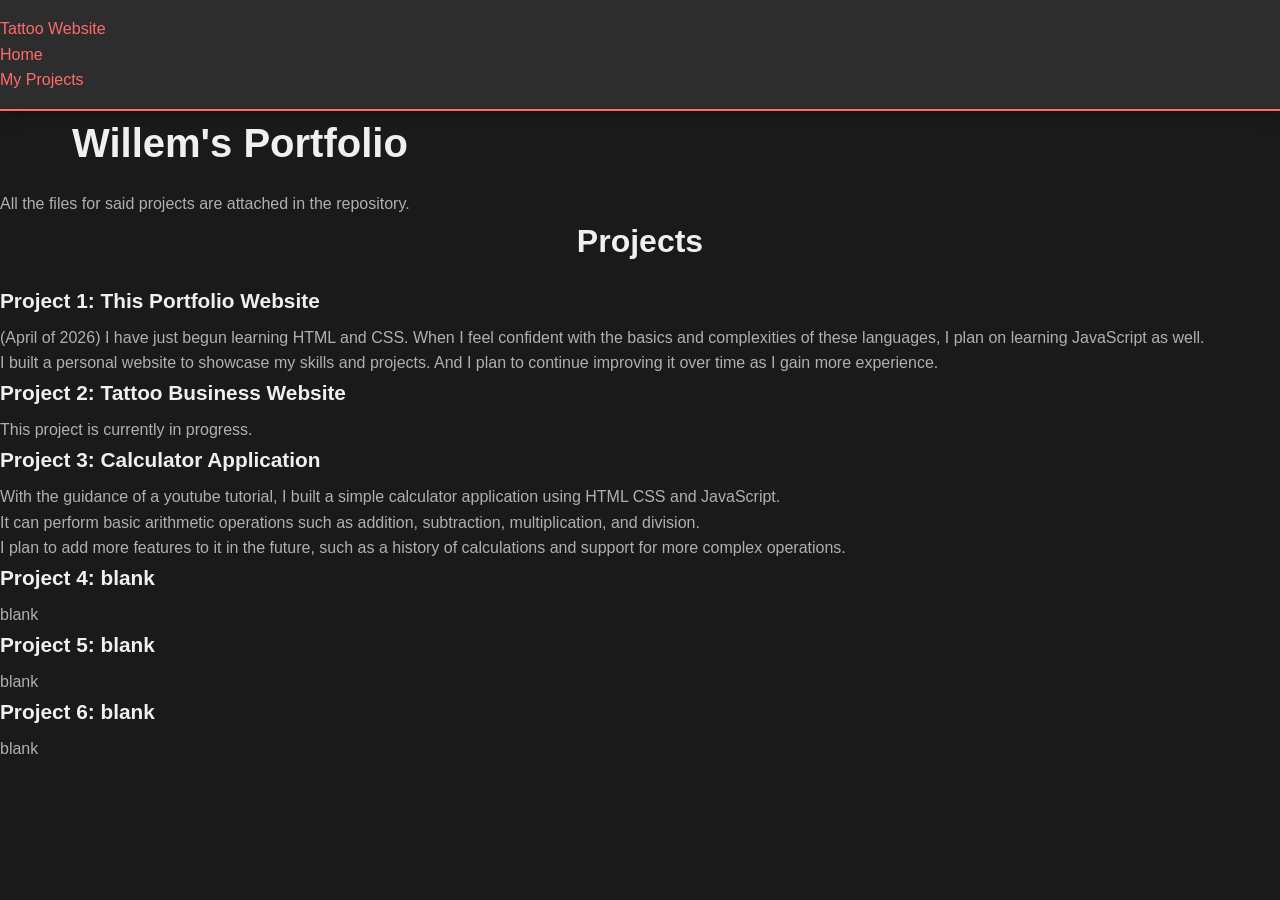
<file: projects.html>
<!DOCTYPE html>
<html lang="en">    
<head>
    <meta charset="UTF-8">
    <meta http-equiv="X-UA-Compatible" content="IE=edge">
    <meta name="viewport" content="width=device-width, initial-scale=1.0">
    <link rel="stylesheet" href="css/style.css">
    <title>ws portfolio</title>
    <link rel="icon" href="assets/image.jpg" type="image/jpg">
</head>

<body>
    
    <header>
        <nav>
            <ul class="header">
                <li><a class="tattoo" href="#tattoo">Tattoo Website</a></li>
                <li><a class="home" href="index.html">Home</a></li>
                <li><a class="projects" href="projects.html">My Projects</a></li>
            </ul>
        </nav>
    </header>

    <main>
    
        <h1>Willem's Portfolio</h1>
    
    </main>


    <div class="project-info">
        <p>All the files for said projects are attached in the repository.</p>
    </div>
        <h2>Projects</h2>

        <h3>Project 1: This Portfolio Website</h3>

            <p>(April of 2026) I have just begun learning HTML and CSS. When I feel confident with the basics and complexities of these languages, I plan on learning JavaScript as well.</p>
            <p>I built a personal website to showcase my skills and projects. And I plan to continue improving it over time as I gain more experience.</p>
    
        <h3>Project 2: Tattoo Business Website</h3>
            <p>This project is currently in progress.</p>

        <h3>Project 3: Calculator Application</h3>
            <p>
            With the guidance of a youtube tutorial, I built a simple calculator application using HTML CSS and JavaScript. 
            <br> It can perform basic arithmetic operations such as addition, subtraction, multiplication, and division. 
            <br> I plan to add more features to it in the future, such as a history of calculations and support for more complex operations.
            </p>

        <h3>Project 4: blank</h3>
            <p>blank</p>

        <h3>Project 5: blank</h3>
            <p>blank</p>

        <h3>Project 6: blank</h3>
            <p>blank</p>

</body>

<script src="js/script.js"></script>
    

</html>
</file>
<file: calculator web/css/style.css>
body{
    margin: 0;
    display: flex;
    justify-content: center;
    align-items: center;
    height: 100vh;
    background-color: hsl(0%, 0%, 95%);
}

#calculator{
    font-family: Arial, sans-serif;
    background-color: hsl(0, 0%, 15%);
    border-radius: 15px;
    max-width: 500px;
    overflow: hidden;
}

#display{
    width: 100%;
    padding: 20px;
    font-size: 5rem;
    text-align: left;
    border: none;
    background-color: hsl(0, 0%, 20%);
}

#keys{
     display: grid;
     grid-template-columns: repeat(4, 1fr);
     gap: 10px;
     padding: 25px;
}

button{
    width: 100px;
    height: 100px;
    border-radius: 50px;
    border: none;
    background-color: hsl(0, 0%, 30%);
    color: white;
    font-size: 3rem;
    font-weight: bold;
    cursor: pointer;
    
}

button:hover{
    background-color: hsl(0, 0%, 40%);
}

button:active{
    background-color: hsl(0, 0%, 50%);
}

.operator-btn{
    background-color:   hsl(27, 88%, 50%);
}

.operator-btn:hover{
    background-color:   hsl(27, 88%, 60%);
}

.operator-btn:active{
    background-color:    hsl(27, 88%, 70%);
}
</file>
<file: tattoo website (current build)/css/style.css>
/* ==================== RESET & GLOBALS ==================== */
* {
    margin: 0;
    padding: 0;
    box-sizing: border-box;
}

:root {
    --primary-color: #1a1a1a;
    --secondary-color: #2d2d2d;
    --accent-color: #ff6b6b;
    --accent-light: #ff8787;
    --text-light: #f0f0f0;
    --text-muted: #b0b0b0;
    --border-radius: 12px;
    --transition: all 0.3s ease;
}

html {
    scroll-behavior: smooth;
}

body {
    font-family: 'Segoe UI', Tahoma, Geneva, Verdana, sans-serif;
    line-height: 1.6;
    color: var(--text-light);
    background-color: var(--primary-color);
    overflow-x: hidden;
}

/* ==================== TYPOGRAPHY ==================== */
h1 {
    font-size: 2.5rem;
    font-weight: 700;
    margin-bottom: 1rem;
}

h2 {
    font-size: 2rem;
    font-weight: 700;
    text-align: center;
    margin-bottom: 1rem;
    color: var(--text-light);
}

h3 {
    font-size: 1.3rem;
    font-weight: 600;
    margin-bottom: 0.5rem;
}

p {
    font-size: 1rem;
    color: var(--text-muted);
}

a {
    text-decoration: none;
    color: var(--accent-color);
    transition: var(--transition);
}

a:hover {
    color: var(--accent-light);
}

/* ==================== HEADER & NAVIGATION ==================== */
header {
    background-color: var(--secondary-color);
    padding: 1rem 0;
    position: sticky;
    top: 0;
    z-index: 100;
    box-shadow: 0 4px 15px rgba(0, 0, 0, 0.3);
    border-bottom: 2px solid var(--accent-color);
}

.navbar {
    width: 100%;
}

.nav-container {
    max-width: 1200px;
    margin: 0 auto;
    padding: 0 2rem;
    display: flex;
    justify-content: space-between;
    align-items: center;
}

.logo h1 {
    font-size: 1.5rem;
    color: var(--accent-color);
    letter-spacing: 2px;
    margin: 0;
}

.nav-menu {
    display: flex;
    list-style: none;
    gap: 2.5rem;
}

.nav-a {
    color: var(--text-light);
    font-weight: 500;
    transition: var(--transition);
    position: relative;
}

.nav-a::after {
    content: '';
    position: absolute;
    bottom: -5px;
    left: 0;
    width: 0;
    height: 2px;
    background-color: var(--accent-color);
    transition: width 0.3s ease;
}

.nav-a:hover::after,
.nav-a.active::after {
    width: 100%;
}

/* ==================== MAIN CONTENT ==================== */
main {
    max-width: 1200px;
    margin: 0 auto;
    padding: 0 2rem;
}

.content-wrapper {
    width: 100%;
}

/* ==================== HERO SECTION ==================== */
.hero {
    background: linear-gradient(135deg, #1a1a1a 0%, #2d2d2d 50%, #1a1a1a 100%);
    border: 2px solid var(--accent-color);
    color: var(--text-light);
    padding: 8rem 3rem;
    text-align: center;
    border-radius: var(--border-radius);
    margin: 3rem 0;
    position: relative;
    overflow: hidden;
}

.hero::before {
    content: '';
    position: absolute;
    top: 0;
    left: 0;
    right: 0;
    bottom: 0;
    background: radial-gradient(circle at 20% 50%, rgba(255, 107, 107, 0.1) 0%, transparent 50%);
    pointer-events: none;
}

.hero-content {
    position: relative;
    z-index: 2;
}

.hero h1 {
    font-size: 3.5rem;
    margin-bottom: 1.5rem;
    color: var(--accent-color);
    text-shadow: 2px 2px 4px rgba(0, 0, 0, 0.5);
}

.hero p {
    font-size: 1.2rem;
    margin-bottom: 2rem;
    color: var(--text-muted);
}

/* ==================== CTA BUTTON ==================== */
.cta-button {
    display: inline-block;
    background-color: var(--accent-color);
    color: white;
    padding: 0.9rem 2.5rem;
    border-radius: var(--border-radius);
    font-weight: 600;
    transition: var(--transition);
    border: 2px solid var(--accent-color);
    cursor: pointer;
    text-transform: uppercase;
    letter-spacing: 1px;
    font-size: 0.95rem;
}

.cta-button:hover {
    background-color: transparent;
    color: var(--accent-color);
    transform: translateY(-3px);
    box-shadow: 0 8px 20px rgba(255, 107, 107, 0.3);
}

/* ==================== SECTIONS ==================== */
.section {
    background-color: var(--secondary-color);
    padding: 4rem 3rem;
    margin: 3rem 0;
    border-radius: var(--border-radius);
    box-shadow: 0 8px 30px rgba(0, 0, 0, 0.3);
}

.section h2 {
    color: var(--accent-color);
    margin-bottom: 2rem;
    position: relative;
    padding-bottom: 1rem;
}

.section h2::after {
    content: '';
    position: absolute;
    bottom: 0;
    left: 50%;
    transform: translateX(-50%);
    width: 60px;
    height: 3px;
    background-color: var(--accent-color);
}

.section-subtitle {
    text-align: center;
    color: var(--text-muted);
    margin-bottom: 3rem;
    font-size: 1.1rem;
}

/* ==================== ABOUT SECTION ==================== */
.about {
    background-color: var(--secondary-color);
    padding: 4rem 3rem;
    margin: 3rem 0;
    border-radius: var(--border-radius);
    box-shadow: 0 8px 30px rgba(0, 0, 0, 0.3);
}

.about .content-wrapper {
    display: grid;
    grid-template-columns: 1fr 1fr;
    gap: 3rem;
    align-items: center;
}

.about-content h2 {
    text-align: left;
    margin: 0 0 1.5rem 0;
}

.about-content p {
    margin-bottom: 1.5rem;
    font-size: 1.05rem;
    line-height: 1.8;
}

.rounded-image {
    width: 100%;
    border-radius: var(--border-radius);
    border: 3px solid var(--accent-color);
    object-fit: cover;
    max-height: 400px;
}

/* ==================== GALLERY SECTION ==================== */
.gallery {
    background-color: var(--secondary-color);
    padding: 4rem 3rem;
    margin: 3rem 0;
    border-radius: var(--border-radius);
    box-shadow: 0 8px 30px rgba(0, 0, 0, 0.3);
}

.gallery-grid,
.gallery-grid-full {
    display: grid;
    gap: 2rem;
}

.gallery-grid {
    grid-template-columns: repeat(auto-fit, minmax(250px, 1fr));
}

.gallery-grid-full {
    grid-template-columns: repeat(auto-fit, minmax(300px, 1fr));
}

.gallery-card {
    position: relative;
    overflow: hidden;
    border-radius: var(--border-radius);
    height: 280px;
    cursor: pointer;
    border: 2px solid var(--accent-color);
    transition: var(--transition);
}

.gallery-card1 {
    position: relative;
    overflow: hidden;
    border-radius: var(--border-radius);
    height: 280px;
    border: 2px solid var(--accent-color);
    transition: var(--transition);
}

.gallery-card:hover {
    transform: translateY(-10px);
    box-shadow: 0 15px 40px rgba(255, 107, 107, 0.3);
}

.gallery-card1:hover {
    transform: translateY(-10px);
    box-shadow: 0 15px 40px rgba(255, 107, 107, 0.3);
}

.gallery-card img {
    width: 100%;
    height: 100%;
    object-fit: cover;
    transition: var(--transition);
}

.gallery-card1 img {
    width: 100%;
    height: 100%;
    object-fit: cover;
    transition: var(--transition);
}

.gallery-card:hover img {
    transform: scale(1.1);
    filter: brightness(0.7);
}

.card-overlay {
    position: absolute;
    top: 0;
    left: 0;
    width: 100%;
    height: 100%;
    background: rgba(0, 0, 0, 0.7);
    display: flex;
    align-items: center;
    justify-content: center;
    opacity: 0;
    transition: opacity 0.3s ease;
}

.gallery-card:hover .card-overlay {
    opacity: 1;
}

.card-overlay p {
    color: var(--accent-color);
    font-size: 1.2rem;
    font-weight: 600;
}

/* ==================== SERVICES SECTION ==================== */
.services {
    background-color: var(--secondary-color);
    padding: 4rem 3rem;
    margin: 3rem 0;
    border-radius: var(--border-radius);
    box-shadow: 0 8px 30px rgba(0, 0, 0, 0.3);
}

.services-grid {
    display: grid;
    grid-template-columns: repeat(auto-fit, minmax(250px, 1fr));
    gap: 2rem;
}

.service-card {
    background-color: var(--primary-color);
    padding: 2rem;
    border-radius: var(--border-radius);
    border: 2px solid var(--accent-color);
    text-align: center;
    transition: var(--transition);
}

.service-card:hover {
    transform: translateY(-8px);
    box-shadow: 0 12px 30px rgba(255, 107, 107, 0.2);
    border-color: var(--accent-light);
}

.service-card i {
    font-size: 2.5rem;
    color: var(--accent-color);
    margin-bottom: 1rem;
}

.service-card h3 {
    color: var(--text-light);
}

/* ==================== HOURS SECTION ==================== */
.hours {
    background-color: var(--secondary-color);
    padding: 4rem 3rem;
    margin: 3rem 0;
    border-radius: var(--border-radius);
    box-shadow: 0 8px 30px rgba(0, 0, 0, 0.3);
}

.hours-grid {
    display: grid;
    grid-template-columns: repeat(auto-fit, minmax(300px, 1fr));
    gap: 2rem;
    margin-top: 2rem;
}

.hours-column {
    background-color: var(--primary-color);
    padding: 2rem;
    border-radius: var(--border-radius);
    border-left: 4px solid var(--accent-color);
}

.hours-column h3 {
    color: var(--accent-color);
    margin-bottom: 1.5rem;
}

.hours-table {
    width: 100%;
}

.hours-table tr {
    border-bottom: 1px solid var(--accent-color);
}

.hours-table td {
    padding: 0.8rem 0;
    color: var(--text-muted);
}

.hours-table td:first-child {
    font-weight: 500;
}

.hours-table strong {
    color: var(--accent-light);
}

/* ==================== CONTACT SECTION ==================== */
.contact {
    background-color: var(--secondary-color);
    padding: 4rem 3rem;
    margin: 3rem 0;
    border-radius: var(--border-radius);
    box-shadow: 0 8px 30px rgba(0, 0, 0, 0.3);
}

.contact-grid {
    display: grid;
    grid-template-columns: 1fr;
    gap: 2rem;
    margin-top: 2rem;
}

.contact-info {
    display: grid;
    grid-template-columns: repeat(auto-fit, minmax(250px, 1fr));
    gap: 2rem;
}

.info-card {
    background-color: var(--primary-color);
    padding: 2rem;
    border-radius: var(--border-radius);
    border: 2px solid var(--accent-color);
    text-align: center;
    transition: var(--transition);
}

.info-card:hover {
    transform: translateY(-5px);
    box-shadow: 0 10px 25px rgba(255, 107, 107, 0.2);
}

.info-card i {
    font-size: 2rem;
    color: var(--accent-color);
    margin-bottom: 1rem;
}

.info-card h3 {
    color: var(--text-light);
}

.info-card p {
    margin-top: 0.5rem;
}

.info-card a {
    color: var(--accent-color);
    display: inline-block;
    margin-top: 0.5rem;
}

/* ==================== CTA SECTION ==================== */
.cta-section {
    background: linear-gradient(135deg, var(--accent-color) 0%, var(--accent-light) 100%);
    color: white;
    padding: 4rem 3rem;
    text-align: center;
    border-radius: var(--border-radius);
    margin: 3rem 0;
}

.cta-section h2 {
    color: white;
    margin-bottom: 1rem;
    font-size: 2.5rem;
}

.cta-section p {
    color: rgba(255, 255, 255, 0.9);
    font-size: 1.1rem;
    margin-bottom: 2rem;
}

.cta-section .cta-button {
    background-color: white;
    color: var(--accent-color);
    border-color: white;
}

.cta-section .cta-button:hover {
    background-color: transparent;
    color: white;
}

/* ==================== FOOTER ==================== */
footer {
    background-color: var(--secondary-color);
    color: var(--text-muted);
    text-align: center;
    padding: 2rem;
    margin-top: 3rem;
    border-top: 2px solid var(--accent-color);
}

.footer-content p {
    margin: 0.5rem 0;
    font-size: 0.95rem;
}

/* ==================== RESPONSIVE ==================== */
@media (max-width: 1024px) {
    .about .content-wrapper {
        grid-template-columns: 1fr;
    }

    h1 {
        font-size: 2rem;
    }

    .hero {
        padding: 5rem 2rem;
    }

    .hero h1 {
        font-size: 2.5rem;
    }
}

@media (max-width: 768px) {
    .nav-container {
        padding: 0 1rem;
    }

    .nav-menu {
        gap: 1.5rem;
        font-size: 0.9rem;
    }

    .logo h1 {
        font-size: 1.2rem;
    }

    main {
        padding: 0 1rem;
    }

    .section,
    .about,
    .gallery,
    .services,
    .hours,
    .contact,
    .cta-section,
    .hero {
        padding: 3rem 1.5rem;
    }

    h1 {
        font-size: 1.5rem;
    }

    h2 {
        font-size: 1.5rem;
    }

    .hero h1 {
        font-size: 2rem;
    }

    .gallery-grid,
    .gallery-grid-full {
        grid-template-columns: 1fr;
    }

    .gallery-card {
        height: 250px;
    }

    .services-grid,
    .contact-info {
        grid-template-columns: 1fr;
    }

    .hours-grid {
        grid-template-columns: 1fr;
    }

    .nav-a::after {
        bottom: -3px;
    }
}
</file>
<file: projects/portfolio/css/style.css>
@import url('https://fonts.googleapis.com/css2?family=DM+Serif+Display:ital@0;1&family=Sora:wght@300;400;500;600;700&display=swap');

:root {
    --bg-top: #e7f2ff;
    --bg-bottom: #d6e8fb;
    --ink: #0f2640;
    --ink-soft: #4f6984;
    --surface: rgba(255, 255, 255, 0.78);
    --surface-strong: rgba(255, 255, 255, 0.92);
    --line: rgba(31, 82, 130, 0.16);
    --line-strong: rgba(31, 82, 130, 0.3);
    --accent: #2e78bc;
    --accent-soft: #6ca8da;
    --shadow: 0 20px 50px rgba(26, 61, 95, 0.12);
    --radius-lg: 28px;
    --radius-md: 18px;
    --content-width: 1140px;
}

* {
    box-sizing: border-box;
}

html {
    scroll-behavior: smooth;
}

body {
    margin: 0;
    min-height: 100vh;
    color: var(--ink);
    font-family: 'Sora', sans-serif;
    line-height: 1.65;
    background:
        radial-gradient(circle at 85% 8%, rgba(108, 168, 218, 0.3), transparent 34%),
        radial-gradient(circle at 10% 20%, rgba(154, 198, 238, 0.3), transparent 32%),
        linear-gradient(180deg, var(--bg-top), var(--bg-bottom));
}

body::before {
    content: '';
    position: fixed;
    inset: 0;
    background:
        linear-gradient(130deg, rgba(255, 255, 255, 0.18), transparent 55%),
        repeating-linear-gradient(0deg, rgba(255, 255, 255, 0.13) 0 1px, transparent 1px 36px);
    pointer-events: none;
}

@keyframes reveal-up {
    from {
        opacity: 0;
        transform: translateY(18px);
    }
    to {
        opacity: 1;
        transform: translateY(0);
    }
}

a {
    color: inherit;
    text-decoration: none;
}

img {
    max-width: 100%;
    display: block;
}

h1,
h2,
h3,
p {
    margin: 0;
}

.skip-link {
    position: absolute;
    left: 14px;
    top: -54px;
    z-index: 99;
    padding: 10px 14px;
    border-radius: 10px;
    background: #ffffff;
    color: var(--ink);
    border: 1px solid var(--line-strong);
    font-weight: 600;
    font-size: 0.9rem;
}

.skip-link:focus-visible {
    top: 12px;
}

a:focus-visible,
button:focus-visible {
    outline: 2px solid var(--accent);
    outline-offset: 2px;
}

.site-header {
    position: sticky;
    top: 0;
    z-index: 20;
    padding: 16px 24px 0;
}

.nav-bar {
    width: min(var(--content-width), calc(100% - 32px));
    margin: 0 auto;
    padding: 12px 18px;
    display: flex;
    align-items: center;
    justify-content: space-between;
    gap: 14px;
    border: 1px solid var(--line);
    border-radius: 999px;
    background: rgba(255, 255, 255, 0.84);
    backdrop-filter: blur(10px);
    box-shadow: 0 10px 32px rgba(43, 79, 112, 0.1);
}

.brand-mark {
    width: 48px;
    height: 48px;
    display: inline-flex;
    align-items: center;
    justify-content: center;
    border-radius: 50%;
    font-family: 'DM Serif Display', serif;
    font-size: 1.15rem;
    color: #ffffff;
    background: linear-gradient(140deg, #3c86c8, #265f93);
    flex-shrink: 0;
}

.header-txt {
    color: var(--accent);
    font-size: clamp(1rem, 2.3vw, 1.38rem);
    font-weight: 700;
    letter-spacing: 0.01em;
}

.header-txt:hover {
    color: #1b4f7d;
}

.nav-links {
    margin: 0;
    padding: 0;
    list-style: none;
    display: flex;
    align-items: center;
    justify-content: flex-end;
    gap: 8px;
}

.nav-links a {
    display: inline-flex;
    align-items: center;
    justify-content: center;
    padding: 10px 16px;
    border-radius: 999px;
    color: var(--ink-soft);
    font-weight: 600;
    font-size: 0.92rem;
    transition: transform 0.22s ease, color 0.22s ease, background-color 0.22s ease;
}

.nav-links a:hover,
.nav-links a:focus-visible,
.nav-links a.is-active {
    color: var(--ink);
    background: rgba(46, 120, 188, 0.12);
    transform: translateY(-1px);
}

.page-shell {
    width: min(var(--content-width), calc(100% - 32px));
    margin: 0 auto;
    padding: clamp(26px, 3.6vw, 48px) 0 82px;
}

.page-shell-compact {
    padding-top: 30px;
}

.hero-section {
    display: grid;
    grid-template-columns: minmax(0, 1.2fr) minmax(280px, 0.8fr);
    gap: clamp(18px, 2.3vw, 28px);
    align-items: stretch;
}

.hero-section-solo {
    grid-template-columns: 1fr;
}

.hero-copy,
.hero-photo-panel,
.info-card,
.project-card {
    border-radius: var(--radius-lg);
    border: 1px solid var(--line);
    background: linear-gradient(180deg, var(--surface-strong), var(--surface));
    box-shadow: var(--shadow);
    position: relative;
    overflow: hidden;
    animation: reveal-up 0.55s ease both;
}

.hero-copy::after,
.hero-photo-panel::after,
.info-card::after,
.project-card::after {
    content: '';
    position: absolute;
    right: -50px;
    bottom: -60px;
    width: 170px;
    aspect-ratio: 1;
    border-radius: 50%;
    background: radial-gradient(circle, rgba(108, 168, 218, 0.25), transparent 70%);
    pointer-events: none;
}

.hero-copy,
.hero-photo-panel,
.info-card,
.project-card {
    padding: 30px;
}

.eyebrow,
.section-label,
.project-kicker,
.project-meta {
    text-transform: uppercase;
    letter-spacing: 0.15em;
    font-size: 0.72rem;
    font-weight: 700;
    color: var(--accent);
}

.hero-copy h1,
.section-heading h1,
.section-heading h2,
.info-card h2,
.project-card h2,
.project-card h3 {
    font-family: 'DM Serif Display', serif;
    font-weight: 400;
    line-height: 1.02;
}

.hero-copy h1 {
    margin-top: 12px;
    font-size: clamp(2.4rem, 5.8vw, 4.35rem);
    max-width: 12ch;
}

.hero-text,
.info-card p,
.section-intro,
.project-card p,
.site-footer p,
.photo-caption,
.contact-row span,
.contact-row a {
    color: var(--ink-soft);
    font-size: 0.98rem;
}

.hero-text {
    margin-top: 16px;
    max-width: 60ch;
}

.hero-actions {
    margin-top: 24px;
    display: flex;
    flex-wrap: wrap;
    gap: 12px;
}

.button {
    min-height: 46px;
    display: inline-flex;
    align-items: center;
    justify-content: center;
    border-radius: 999px;
    padding: 0 22px;
    font-weight: 700;
    transition: transform 0.2s ease, box-shadow 0.2s ease;
}

.button-primary {
    color: #ffffff;
    background: linear-gradient(130deg, #3d8ccc, #2f6da2);
    box-shadow: 0 12px 28px rgba(47, 109, 162, 0.24);
}

.button-secondary {
    border: 1px solid var(--line-strong);
    background: rgba(255, 255, 255, 0.6);
}

.button:hover,
.button:focus-visible,
.text-link:hover,
.text-link:focus-visible,
.contact-link:hover,
.contact-link:focus-visible,
.mobile-github-bar:hover,
.mobile-github-bar:focus-visible {
    transform: translateY(-2px);
}

.hero-note {
    margin-top: 20px;
    padding: 14px 16px;
    border-left: 3px solid var(--accent);
    background: rgba(108, 168, 218, 0.1);
    border-radius: 12px;
}

.hero-note p {
    color: var(--ink);
    font-size: 0.95rem;
}

.stat-row {
    margin-top: 24px;
    display: grid;
    grid-template-columns: repeat(3, minmax(0, 1fr));
    gap: 10px;
}

.stat-card {
    border: 1px solid var(--line);
    border-radius: 14px;
    background: rgba(255, 255, 255, 0.5);
    padding: 12px;
}

.stat-card strong {
    display: block;
    color: var(--ink);
    font-family: 'DM Serif Display', serif;
    font-size: clamp(1.2rem, 3vw, 1.7rem);
    line-height: 1.1;
}

.stat-card span {
    color: var(--ink-soft);
    font-size: 0.84rem;
}

.photo-frame {
    border-radius: 20px;
    overflow: hidden;
    border: 1px solid var(--line-strong);
    background: #d6e8fa;
    aspect-ratio: 4 / 5;
}

.photo-frame img {
    width: 100%;
    height: 100%;
    object-fit: cover;
}

.photo-caption {
    margin-top: 14px;
    font-style: italic;
}

.info-grid,
.project-grid {
    display: grid;
    gap: clamp(16px, 2vw, 24px);
    margin-top: 28px;
}

.info-grid {
    grid-template-columns: repeat(2, minmax(0, 1fr));
}

.info-card h2,
.section-heading h2,
.section-heading h1,
.project-card h2,
.project-card h3 {
    font-size: clamp(1.9rem, 3.4vw, 2.8rem);
    margin: 10px 0 14px;
}

.info-card-accent,
.project-card-featured {
    border-color: var(--line-strong);
    background: linear-gradient(180deg, rgba(235, 245, 255, 0.95), rgba(222, 237, 250, 0.85));
}

.section-heading {
    margin-top: clamp(54px, 6vw, 80px);
    text-align: center;
}

.section-heading-left {
    text-align: left;
    margin-top: 12px;
}

.section-intro {
    margin: 14px auto 0;
    max-width: 66ch;
}

.section-heading-left .section-intro {
    margin-left: 0;
}

.project-grid {
    grid-template-columns: repeat(3, minmax(0, 1fr));
}

.project-grid-expanded {
    margin-top: 30px;
}

.project-meta {
    margin-top: 12px;
    color: #356d9e;
}

.project-card-muted {
    opacity: 0.94;
}

.text-link,
.contact-link {
    margin-top: 14px;
    display: inline-flex;
    color: #1f5b8f;
    font-weight: 700;
}

.donation-hero {
    max-width: 760px;
}

.contact-layout {
    margin-top: 32px;
    display: grid;
    grid-template-columns: 1.1fr 0.9fr;
    gap: 20px;
}

.contact-row {
    margin-top: 12px;
    padding: 14px;
    border-radius: 12px;
    border: 1px solid var(--line);
    background: rgba(255, 255, 255, 0.5);
}

.contact-row strong {
    display: block;
    margin-bottom: 5px;
    color: var(--ink);
}

.site-footer {
    width: min(var(--content-width), calc(100% - 32px));
    margin: 0 auto 40px;
    padding: 22px 26px;
    border-top: 1px solid var(--line);
}

.mobile-github-bar {
    display: none;
}

@media (hover: hover) and (pointer: fine) {
    .hero-copy:hover,
    .hero-photo-panel:hover,
    .info-card:hover,
    .project-card:hover {
        border-color: var(--line-strong);
    }
}

@media (max-width: 980px) {
    .hero-section,
    .info-grid,
    .project-grid,
    .contact-layout,
    .stat-row {
        grid-template-columns: 1fr;
    }

    .hero-copy h1,
    .section-heading h1 {
        max-width: none;
    }

    .header-txt {
        font-size: 1.1rem;
    }
}

@media (max-width: 720px) {
    .site-header {
        padding-inline: 12px;
    }

    .nav-bar,
    .page-shell,
    .site-footer {
        width: min(var(--content-width), calc(100% - 24px));
    }

    .nav-bar {
        border-radius: 24px;
        flex-direction: column;
        align-items: stretch;
    }

    .brand-mark {
        margin: 0 auto;
    }

    .header-txt {
        display: none;
    }

    .nav-links {
        justify-content: center;
        flex-wrap: wrap;
    }

    .hero-copy,
    .hero-photo-panel,
    .info-card,
    .project-card {
        padding: 22px;
        border-radius: 22px;
    }

    .hero-actions {
        flex-direction: column;
    }

    .button {
        width: 100%;
    }

    .mobile-github-bar {
        display: flex;
        align-items: center;
        justify-content: center;
        position: fixed;
        left: 0;
        right: 0;
        bottom: 0;
        z-index: 30;
        min-height: 50px;
        padding: 12px 16px;
        background: rgba(237, 246, 255, 0.95);
        border-top: 1px solid var(--line);
        color: #20588a;
        font-weight: 700;
    }

    .site-footer {
        margin-bottom: 76px;
    }
}

@media (prefers-reduced-motion: reduce) {
    *,
    *::before,
    *::after {
        animation-duration: 0.01ms !important;
        animation-iteration-count: 1 !important;
        transition-duration: 0.01ms !important;
        scroll-behavior: auto !important;
    }
}
</file>
<file: projects/tattoo website (current build)/css/style.css>
/* ==================== MODERN REDESIGN ==================== */
* {
    margin: 0;
    padding: 0;
    box-sizing: border-box;
}

:root {
    --primary-color: #0f172e;
    --secondary-color: #1a2847;
    --tertiary-color: #2a3f5f;
    --accent-gold: #d4af37;
    --accent-light: #e8c547;
    --text-light: #f5f7fa;
    --text-muted: #a8b2c1;
    --text-dark: #0f172e;
    --border-radius: 16px;
    --transition: all 0.35s cubic-bezier(0.4, 0, 0.2, 1);
    --shadow-sm: 0 4px 15px rgba(0, 0, 0, 0.08);
    --shadow-md: 0 12px 30px rgba(0, 0, 0, 0.15);
    --shadow-lg: 0 20px 50px rgba(0, 0, 0, 0.25);
}

html {
    scroll-behavior: smooth;
}

body {
    font-family: 'Poppins', 'Segoe UI', Tahoma, Geneva, Verdana, sans-serif;
    line-height: 1.7;
    color: var(--text-light);
    background: linear-gradient(135deg, #0f172e 0%, #1a2847 50%, #15213d 100%);
    background-attachment: fixed;
    overflow-x: hidden;
    min-height: 100vh;
}

/* ==================== TYPOGRAPHY ==================== */
h1 {
    font-size: 2.5rem;
    font-weight: 800;
    margin-bottom: 1rem;
    letter-spacing: -0.5px;
    background: linear-gradient(135deg, var(--accent-gold), var(--accent-light));
    -webkit-background-clip: text;
    -webkit-text-fill-color: transparent;
    background-clip: text;
}

h2 {
    font-size: 2.2rem;
    font-weight: 700;
    text-align: center;
    margin-bottom: 1.5rem;
    color: var(--text-light);
    letter-spacing: -0.3px;
}

h3 {
    font-size: 1.4rem;
    font-weight: 600;
    margin-bottom: 0.8rem;
    color: var(--text-light);
}

p {
    font-size: 1.01rem;
    color: var(--text-muted);
    line-height: 1.8;
}

a {
    text-decoration: none;
    color: var(--accent-gold);
    transition: var(--transition);
    position: relative;
}

a:hover {
    color: var(--accent-light);
}

/* ==================== HEADER & NAVIGATION ==================== */
header {
    background: rgba(15, 23, 46, 0.92);
    backdrop-filter: blur(20px);
    padding: 1rem 0;
    position: sticky;
    top: 0;
    z-index: 100;
    box-shadow: 0 8px 32px rgba(0, 0, 0, 0.2);
    border-bottom: 1px solid rgba(212, 175, 55, 0.1);
}

.navbar {
    width: 100%;
}

.nav-container {
    max-width: 1300px;
    margin: 0 auto;
    padding: 0 2rem;
    display: flex;
    justify-content: space-between;
    align-items: center;
}

.logo-image {
    width: 65px;
    height: 65px;
    border-radius: 12px;
    border: 2px solid var(--accent-gold);
    object-fit: cover;
    display: flex;
    transition: var(--transition);
    box-shadow: 0 4px 15px rgba(212, 175, 55, 0.15);
}

.logo-image:hover {
    transform: scale(1.05);
    box-shadow: 0 8px 25px rgba(212, 175, 55, 0.25);
}

.logo-image-link {
    display: flex;
    text-decoration: none;
}

.logo {
    text-decoration: none;
}

.logo h1 {
    font-size: 1.4rem;
    color: var(--accent-gold);
    letter-spacing: 3px;
    margin: 0;
    font-weight: 800;
}

.nav-menu {
    display: flex;
    list-style: none;
    gap: 3rem;
}

.nav-toggle {
    display: none;
    width: 46px;
    height: 46px;
    border: 2px solid var(--accent-gold);
    border-radius: 10px;
    background: transparent;
    align-items: center;
    justify-content: center;
    flex-direction: column;
    gap: 5px;
    cursor: pointer;
    transition: var(--transition);
}

.nav-toggle:hover {
    background: rgba(212, 175, 55, 0.1);
}

.nav-toggle span {
    display: block;
    width: 22px;
    height: 2px;
    background-color: var(--text-light);
    transition: var(--transition);
}

.nav-toggle.active span:nth-child(1) {
    transform: translateY(7px) rotate(45deg);
}

.nav-toggle.active span:nth-child(2) {
    opacity: 0;
}

.nav-toggle.active span:nth-child(3) {
    transform: translateY(-7px) rotate(-45deg);
}

.nav-a {
    color: var(--text-light);
    font-weight: 500;
    font-size: 0.95rem;
    transition: var(--transition);
    position: relative;
    text-transform: uppercase;
    letter-spacing: 1px;
}

.nav-a::after {
    content: '';
    position: absolute;
    bottom: -8px;
    left: 0;
    width: 0;
    height: 2px;
    background: linear-gradient(90deg, var(--accent-gold), var(--accent-light));
    transition: width 0.4s cubic-bezier(0.4, 0, 0.2, 1);
}

.nav-a:hover::after,
.nav-a.active::after {
    width: 100%;
}

/* ==================== MAIN CONTENT ==================== */
main {
    max-width: 1300px;
    margin: 0 auto;
    padding: 0 2rem;
}

.content-wrapper {
    width: 100%;
}

/* ==================== HERO SECTION ==================== */
.hero {
    background: linear-gradient(135deg, rgba(26, 40, 71, 0.8) 0%, rgba(42, 63, 95, 0.6) 50%, rgba(26, 40, 71, 0.8) 100%);
    backdrop-filter: blur(10px);
    border: 1px solid rgba(212, 175, 55, 0.2);
    color: var(--text-light);
    padding: 8rem 4rem;
    text-align: center;
    border-radius: var(--border-radius);
    margin: 3rem 0;
    position: relative;
    overflow: hidden;
    box-shadow: inset 0 0 50px rgba(212, 175, 55, 0.08);
}

.hero::before {
    content: '';
    position: absolute;
    top: 0;
    left: 0;
    right: 0;
    bottom: 0;
    background: radial-gradient(circle at 20% 50%, rgba(212, 175, 55, 0.08) 0%, transparent 60%);
    pointer-events: none;
}

.hero::after {
    content: '';
    position: absolute;
    inset: 0;
    background: radial-gradient(circle at 80% 50%, rgba(212, 175, 55, 0.05) 0%, transparent 60%);
    pointer-events: none;
}

.hero-content {
    position: relative;
    z-index: 2;
}

.hero h1 {
    font-size: 3.8rem;
    margin-bottom: 1.5rem;
    letter-spacing: -1px;
}

.hero p {
    font-size: 1.25rem;
    margin-bottom: 2.5rem;
    color: var(--text-muted);
}

/* ==================== CTA BUTTON ==================== */
.cta-button {
    display: inline-block;
    background: linear-gradient(135deg, var(--accent-gold), var(--accent-light));
    color: var(--text-dark);
    padding: 1rem 2.8rem;
    border-radius: var(--border-radius);
    font-weight: 700;
    transition: var(--transition);
    border: none;
    cursor: pointer;
    text-transform: uppercase;
    letter-spacing: 1.5px;
    font-size: 0.9rem;
    box-shadow: 0 8px 20px rgba(212, 175, 55, 0.3);
}

.cta-button:hover {
    transform: translateY(-4px);
    box-shadow: 0 12px 30px rgba(212, 175, 55, 0.4);
}

.cta-button:active {
    transform: translateY(-2px);
}

.cta-button-box {
    display: flex;
    width: fit-content;
    justify-content: center;
    align-items: center;
    padding: 0.75rem;
    margin: 1.4rem auto 0;
    border-radius: calc(var(--border-radius) + 2px);
    background: linear-gradient(135deg, rgba(212, 175, 55, 0.14), rgba(255, 215, 0, 0.08));
    border: 1px solid rgba(212, 175, 55, 0.35);
    box-shadow: 0 10px 24px rgba(0, 0, 0, 0.22), inset 0 1px 0 rgba(255, 255, 255, 0.08);
}

.cta-section {
    position: relative;
    overflow: hidden;
    text-align: center;
    padding: 3rem 2rem;
    margin: 4rem auto;
    border-radius: var(--border-radius);
    background: linear-gradient(145deg, rgba(16, 27, 52, 0.92) 0%, rgba(26, 40, 71, 0.9) 55%, rgba(20, 33, 61, 0.92) 100%);
    border: 1px solid rgba(212, 175, 55, 0.25);
    box-shadow: 0 14px 38px rgba(0, 0, 0, 0.28);
}

.cta-section::before {
    content: '';
    position: absolute;
    top: -35%;
    left: 50%;
    width: 520px;
    height: 520px;
    transform: translateX(-50%);
    pointer-events: none;
    background: radial-gradient(circle, rgba(212, 175, 55, 0.16) 0%, rgba(212, 175, 55, 0) 70%);
}

.cta-section h2,
.cta-section p,
.cta-section .cta-button-box {
    position: relative;
    z-index: 1;
}

.cta-section h2 {
    margin-bottom: 0.85rem;
}

.cta-section p {
    max-width: 680px;
    margin: 0 auto;
    color: var(--text-muted);
}

.cta-section .cta-button {
    min-width: 220px;
}

.mobile-book-now {
    display: none;
}

.mobile-book-now.is-hidden {
    opacity: 0;
    visibility: hidden;
    pointer-events: none;
    transform: translateX(-50%) translateY(14px);
}

/* ==================== SECTIONS ==================== */
.section {
    background: linear-gradient(135deg, rgba(26, 40, 71, 0.6) 0%, rgba(42, 63, 95, 0.4) 50%, rgba(26, 40, 71, 0.6) 100%);
    backdrop-filter: blur(10px);
    padding: 4rem 3rem;
    margin: 4rem 0;
    border-radius: var(--border-radius);
    box-shadow: 0 8px 32px rgba(0, 0, 0, 0.2);
    border: 1px solid rgba(212, 175, 55, 0.1);
}

.section h2 {
    color: var(--text-light);
    margin-bottom: 3rem;
    position: relative;
    padding-bottom: 1.5rem;
}

.section h2::after {
    content: '';
    position: absolute;
    bottom: 0;
    left: 50%;
    transform: translateX(-50%);
    width: 80px;
    height: 3px;
    background: linear-gradient(90deg, transparent, var(--accent-gold), transparent);
}

.section-subtitle {
    text-align: center;
    color: var(--text-muted);
    margin-bottom: 3rem;
    font-size: 1.1rem;
}

.swipe-hint {
    display: none;
}

@keyframes swipe-arrow {
    0%,
    100% {
        transform: translateX(0);
    }
    50% {
        transform: translateX(6px);
    }
}

/* ==================== ABOUT SECTION ==================== */
.about {
    background: linear-gradient(135deg, rgba(26, 40, 71, 0.6) 0%, rgba(42, 63, 95, 0.4) 50%, rgba(26, 40, 71, 0.6) 100%);
    backdrop-filter: blur(10px);
    padding: 4rem 3rem;
    margin: 4rem 0;
    border-radius: var(--border-radius);
    box-shadow: 0 8px 32px rgba(0, 0, 0, 0.2);
    border: 1px solid rgba(212, 175, 55, 0.1);
}

.about .content-wrapper {
    display: grid;
    grid-template-columns: 1fr 1fr;
    gap: 4rem;
    align-items: center;
}

.about-content h2 {
    text-align: left;
    margin: 0 0 2rem 0;
}

.about-content p {
    margin-bottom: 1.5rem;
    font-size: 1.05rem;
    line-height: 1.9;
}

.rounded-image {
    width: 100%;
    border-radius: var(--border-radius);
    border: 2px solid var(--accent-gold);
    object-fit: cover;
    max-height: 400px;
    box-shadow: 0 20px 50px rgba(0, 0, 0, 0.3);
    transition: var(--transition);
}

.rounded-image:hover {
    transform: scale(1.02);
}

/* ==================== GALLERY SECTION ==================== */
.gallery {
    background: linear-gradient(135deg, rgba(26, 40, 71, 0.6) 0%, rgba(42, 63, 95, 0.4) 50%, rgba(26, 40, 71, 0.6) 100%);
    backdrop-filter: blur(10px);
    padding: 4rem 3rem;
    margin: 4rem 0;
    border-radius: var(--border-radius);
    box-shadow: 0 8px 32px rgba(0, 0, 0, 0.2);
    border: 1px solid rgba(212, 175, 55, 0.1);
}

.gallery-grid,
.gallery-grid-full {
    display: grid;
    gap: 2.5rem;
}

.gallery-grid {
    grid-template-columns: repeat(auto-fit, minmax(260px, 1fr));
}

.gallery-grid-full {
    grid-template-columns: repeat(auto-fit, minmax(260px, 1fr));
}

.gallery-card1 {
    position: relative;
    overflow: hidden;
    border-radius: var(--border-radius);
    border: 2px solid rgba(212, 175, 55, 0.3);
    transition: var(--transition);
    aspect-ratio: 1;
    background: rgba(26, 40, 71, 0.5);
}

.fgallery-card {
    display: block;
    position: relative;
    overflow: hidden;
    border-radius: var(--border-radius);
    height: 300px;
    border: 2px solid rgba(212, 175, 55, 0.3);
    transition: var(--transition);
    background: rgba(26, 40, 71, 0.5);
}

.gallery-card1:hover {
    transform: translateY(-12px);
    border-color: var(--accent-gold);
    box-shadow: 0 20px 50px rgba(212, 175, 55, 0.2);
}

.fgallery-card:hover {
    transform: translateY(-12px);
    border-color: var(--accent-gold);
    box-shadow: 0 20px 50px rgba(212, 175, 55, 0.2);
}

.fgallery-card:hover img {
    transform: scale(1.08);
}

.gallery-card1 img {
    width: 100%;
    height: 100%;
    display: block;
    object-fit: cover;
    object-position: center;
    transition: var(--transition);
}

.fgallery-card img {
    width: 100%;
    height: 100%;
    display: block;
    border-radius: inherit;
    object-fit: cover;
    object-position: center;
    transition: var(--transition);
}

.card-overlay {
    position: absolute;
    top: 0;
    left: 0;
    width: 100%;
    height: 100%;
    background: linear-gradient(135deg, rgba(15, 23, 46, 0.9) 0%, rgba(212, 175, 55, 0.1) 100%);
    display: flex;
    align-items: center;
    justify-content: center;
    opacity: 0;
    transition: opacity 0.4s ease;
}

.card-overlay p {
    color: var(--accent-gold);
    font-size: 1.3rem;
    font-weight: 700;
    letter-spacing: 1px;
}

/* ==================== LIGHTBOX ==================== */
.lightbox {
    position: fixed;
    inset: 0;
    background: rgba(0, 0, 0, 0.95);
    display: none;
    align-items: center;
    justify-content: center;
    flex-direction: column;
    padding: 2rem;
    z-index: 1000;
    backdrop-filter: blur(5px);
}

.lightbox.open {
    display: flex;
}

.lightbox-image {
    max-width: min(95vw, 1400px);
    max-height: 85vh;
    width: auto;
    height: auto;
    border-radius: var(--border-radius);
    border: 2px solid var(--accent-gold);
    object-fit: contain;
    box-shadow: 0 20px 60px rgba(212, 175, 55, 0.4);
}

.lightbox-caption {
    margin-top: 1.5rem;
    color: var(--text-light);
    text-align: center;
    max-width: 90vw;
}

.lightbox-close {
    position: absolute;
    top: 1.5rem;
    right: 1.5rem;
    border: 2px solid var(--accent-gold);
    background: rgba(15, 23, 46, 0.8);
    color: var(--text-light);
    font-size: 2.2rem;
    line-height: 1;
    cursor: pointer;
    padding: 0.5rem 0.8rem;
    border-radius: 8px;
    transition: var(--transition);
}

.lightbox-close:hover {
    background: var(--accent-gold);
    color: var(--text-dark);
}

.lightbox-nav {
    position: absolute;
    top: 50%;
    transform: translateY(-50%);
    border: 2px solid var(--accent-gold);
    background: rgba(26, 40, 71, 0.85);
    color: var(--text-light);
    width: 55px;
    height: 55px;
    border-radius: 50%;
    font-size: 1.8rem;
    line-height: 1;
    cursor: pointer;
    display: inline-flex;
    align-items: center;
    justify-content: center;
    transition: var(--transition);
}

.lightbox-nav:hover {
    background: var(--accent-gold);
    color: var(--text-dark);
    transform: translateY(-50%) scale(1.1);
}

.lightbox-prev {
    left: 1rem;
}

.lightbox-next {
    right: 1rem;
}

/* ==================== SERVICES SECTION ==================== */
.services {
    background: linear-gradient(135deg, rgba(26, 40, 71, 0.6) 0%, rgba(42, 63, 95, 0.4) 50%, rgba(26, 40, 71, 0.6) 100%);
    backdrop-filter: blur(10px);
    padding: 4rem 3rem;
    margin: 4rem 0;
    border-radius: var(--border-radius);
    box-shadow: 0 8px 32px rgba(0, 0, 0, 0.2);
    border: 1px solid rgba(212, 175, 55, 0.1);
}

.services-grid {
    display: grid;
    grid-template-columns: repeat(auto-fit, minmax(280px, 1fr));
    gap: 2.5rem;
}

.service-card {
    background: linear-gradient(135deg, rgba(42, 63, 95, 0.5) 0%, rgba(26, 40, 71, 0.5) 100%);
    border: 1px solid rgba(212, 175, 55, 0.2);
    padding: 2.5rem;
    border-radius: var(--border-radius);
    text-align: center;
    transition: var(--transition);
    box-shadow: 0 4px 15px rgba(0, 0, 0, 0.1);
}

.service-card:hover {
    transform: translateY(-8px);
    border-color: var(--accent-gold);
    background: linear-gradient(135deg, rgba(42, 63, 95, 0.7) 0%, rgba(26, 40, 71, 0.7) 100%);
    box-shadow: 0 12px 35px rgba(212, 175, 55, 0.15);
}

.service-card i {
    font-size: 2.8rem;
    color: var(--accent-gold);
    margin-bottom: 1.5rem;
    transition: var(--transition);
}

.service-card:hover i {
    transform: scale(1.15) rotate(5deg);
}

.service-card h3 {
    color: var(--text-light);
    margin-bottom: 1rem;
}

.service-card p {
    color: var(--text-muted);
    font-size: 0.95rem;
    line-height: 1.7;
}

/* ==================== HOURS SECTION ==================== */
.hours {
    background: linear-gradient(135deg, rgba(26, 40, 71, 0.6) 0%, rgba(42, 63, 95, 0.4) 50%, rgba(26, 40, 71, 0.6) 100%);
    backdrop-filter: blur(10px);
    padding: 4rem 3rem;
    margin: 4rem 0;
    border-radius: var(--border-radius);
    box-shadow: 0 8px 32px rgba(0, 0, 0, 0.2);
    border: 1px solid rgba(212, 175, 55, 0.1);
}

.hours-grid {
    display: grid;
    grid-template-columns: repeat(auto-fit, minmax(250px, 1fr));
    gap: 3rem;
}

.hours-column {
    background: linear-gradient(135deg, rgba(42, 63, 95, 0.5) 0%, rgba(26, 40, 71, 0.5) 100%);
    border: 1px solid rgba(212, 175, 55, 0.2);
    padding: 2.5rem;
    border-radius: var(--border-radius);
    text-align: center;
}

.hours-column h3 {
    color: var(--accent-gold);
    margin-bottom: 1.5rem;
}

.hours-table {
    width: 100%;
    border-collapse: collapse;
}

.hours-table tr {
    border-bottom: 1px solid rgba(212, 175, 55, 0.1);
}

.hours-table tr:last-child {
    border-bottom: none;
}

.hours-table td {
    padding: 0.8rem 0;
    color: var(--text-muted);
    font-size: 0.95rem;
}

.hours-table td:last-child {
    color: var(--accent-gold);
    font-weight: 600;
}

/* ==================== CONTACT SECTION ==================== */
.contact {
    background: linear-gradient(135deg, rgba(26, 40, 71, 0.6) 0%, rgba(42, 63, 95, 0.4) 50%, rgba(26, 40, 71, 0.6) 100%);
    backdrop-filter: blur(10px);
    padding: 4rem 3rem;
    margin: 4rem 0;
    border-radius: var(--border-radius);
    box-shadow: 0 8px 32px rgba(0, 0, 0, 0.2);
    border: 1px solid rgba(212, 175, 55, 0.1);
}

.contact-grid {
    display: grid;
    grid-template-columns: 1fr;
}

.contact-info {
    display: grid;
    grid-template-columns: repeat(auto-fit, minmax(200px, 1fr));
    gap: 2rem;
}

.info-card {
    background: linear-gradient(135deg, rgba(42, 63, 95, 0.5) 0%, rgba(26, 40, 71, 0.5) 100%);
    border: 1px solid rgba(212, 175, 55, 0.2);
    padding: 2rem;
    border-radius: var(--border-radius);
    text-align: center;
    transition: var(--transition);
}

.info-card:hover {
    transform: translateY(-6px);
    border-color: var(--accent-gold);
    background: linear-gradient(135deg, rgba(42, 63, 95, 0.7) 0%, rgba(26, 40, 71, 0.7) 100%);
    box-shadow: 0 12px 35px rgba(212, 175, 55, 0.15);
}

.info-card i {
    font-size: 2.4rem;
    color: var(--accent-gold);
    margin-bottom: 1rem;
}

.info-card h3 {
    color: var(--text-light);
    margin-bottom: 0.8rem;
}

.info-card p {
    color: var(--text-muted);
    font-size: 0.95rem;
}

.info-card a {
    color: var(--accent-gold);
}

.info-card a:hover {
    color: var(--accent-light);
}

/* ==================== FOOTER ==================== */
footer {
    background-color: var(--secondary-color);
    color: var(--text-muted);
    text-align: center;
    padding: 2rem;
    margin-top: 3rem;
    border-top: 1px solid rgba(212, 175, 55, 0.1);
}

.footer-content p {
    margin: 0.5rem 0;
    font-size: 0.95rem;
}

.tag {
font-family: "Palatino Linotype", "Book Antiqua", Palatino, serif;
font-size: 25px;
letter-spacing: 2px;
word-spacing: 2px;
color: var(--text-muted);
font-weight: normal;
text-decoration: none;
font-style: italic;
font-variant: normal;
text-transform: none;
}

/* ==================== RESPONSIVE DESIGN ==================== */
@media (max-width: 768px) {
    .nav-toggle {
        display: flex;
    }

    .nav-menu {
        position: fixed;
        top: 78px;
        left: 50%;
        right: auto;
        flex-direction: column;
        background: linear-gradient(160deg, rgba(26, 40, 71, 0.96), rgba(18, 30, 54, 0.96));
        backdrop-filter: blur(10px);
        width: min(440px, calc(100% - 1.5rem));
        text-align: center;
        opacity: 0;
        visibility: hidden;
        pointer-events: none;
        transform: translate(-50%, -18px);
        transition: opacity 0.3s ease, transform 0.3s ease, visibility 0.3s ease;
        gap: 0.35rem;
        padding: 0.9rem 0.7rem 1.05rem;
        border: 1px solid rgba(212, 175, 55, 0.22);
        border-top: none;
        border-radius: 0 0 16px 16px;
        box-shadow: 0 18px 30px rgba(0, 0, 0, 0.28);
        z-index: 99;
    }

    .nav-menu.open {
        opacity: 1;
        visibility: visible;
        pointer-events: auto;
        transform: translate(-50%, 0);
    }

    .nav-menu li {
        width: 100%;
    }

    .nav-menu .nav-a {
        display: block;
        width: 100%;
        padding: 0.72rem 1rem;
        border-radius: 10px;
        letter-spacing: 1.15px;
    }

    .nav-menu .nav-a::after {
        display: none;
    }

    .nav-menu .nav-a:hover,
    .nav-menu .nav-a.active {
        color: var(--accent-light);
        background: rgba(212, 175, 55, 0.12);
    }

    h1 {
        font-size: 2rem;
    }

    h2 {
        font-size: 1.7rem;
    }

    .hero {
        padding: 5rem 2rem;
    }

    .hero h1 {
        font-size: 2.5rem;
    }

    .hero p {
        font-size: 1rem;
    }

    .about .content-wrapper {
        grid-template-columns: 1fr;
        gap: 2rem;
    }

    .services-grid {
        grid-template-columns: 1fr;
    }

    .gallery-grid,
    .gallery-grid-full {
        grid-template-columns: repeat(auto-fit, minmax(200px, 1fr));
        gap: 1.5rem;
    }

    .contact-info {
        grid-template-columns: 1fr;
    }

    .lightbox-prev,
    .lightbox-next {
        width: 45px;
        height: 45px;
        font-size: 1.4rem;
    }

    .lightbox-prev {
        left: 0.5rem;
    }

    .lightbox-next {
        right: 0.5rem;
    }

    .mobile-book-now {
        display: inline-block;
        position: fixed;
        bottom: calc(0.9rem + env(safe-area-inset-bottom));
        left: 50%;
        transform: translateX(-50%);
        background: linear-gradient(135deg, var(--accent-gold), var(--accent-light));
        color: var(--text-dark);
        padding: 1rem 1.5rem;
        border-radius: 50px;
        font-weight: 700;
        text-decoration: none;
        white-space: nowrap;
        text-transform: uppercase;
        letter-spacing: 1px;
        z-index: 150;
        box-shadow: 0 8px 25px rgba(212, 175, 55, 0.4);
        transition: var(--transition);
    }

    .mobile-book-now:hover {
        transform: translateX(-50%) scale(1.06);
        box-shadow: 0 12px 35px rgba(212, 175, 55, 0.5);
    }
}

@media (max-width: 480px) {
    .nav-container {
        padding: 0 1rem;
    }

    h1 {
        font-size: 1.5rem;
    }

    h2 {
        font-size: 1.4rem;
    }

    .hero {
        padding: 3rem 1.5rem;
    }

    .hero h1 {
        font-size: 1.8rem;
    }

    .section,
    .about,
    .gallery,
    .services,
    .hours,
    .contact,
    .cta-section {
        padding: 2rem 1rem;
        margin: 2rem 0;
    }

    .cta-button {
        padding: 0.8rem 2rem;
        font-size: 0.8rem;
    }

    .cta-button-box {
        padding: 0.6rem;
    }

    .lightbox-image {
        max-width: 95vw;
        max-height: 80vh;
    }
}

/* ==================== ANIMATION CLASSES ==================== */
@keyframes fadeInUp {
    from {
        opacity: 0;
        transform: translateY(30px);
    }
    to {
        opacity: 1;
        transform: translateY(0);
    }
}

@keyframes fadeInDown {
    from {
        opacity: 0;
        transform: translateY(-20px);
    }
    to {
        opacity: 1;
        transform: translateY(0);
    }
}

.fade-in-up {
    animation: fadeInUp 0.6s ease-out;
}

.fade-in-down {
    animation: fadeInDown 0.6s ease-out;
}

/* ==================== SCROLLBAR ==================== */
::-webkit-scrollbar {
    width: 12px;
}

::-webkit-scrollbar-track {
    background: var(--primary-color);
}

::-webkit-scrollbar-thumb {
    background: var(--accent-gold);
    border-radius: 6px;
}

::-webkit-scrollbar-thumb:hover {
    background: var(--accent-light);
}

@media (prefers-reduced-motion: reduce) {
    html {
        scroll-behavior: auto;
    }

    *,
    *::before,
    *::after {
        animation: none !important;
        transition: none !important;
    }
}
</file>
<file: tattoo website (other versions)/conrads tattoo website(v1, put together still needs major polishing and touchups)/css/style.css>
* {
    margin: 0;
    padding: 0;
    box-sizing: border-box;
}

html {
    scroll-behavior: smooth;
}

.container {
    display: flex;
    justify-content: center;
    align-items: center;
    margin: 2rem 0;
}

body {
    font-family: 'Segoe UI', Tahoma, Geneva, Verdana, sans-serif;
    line-height: 1.6;
    color: #333;
    background-color: #f4f4f4;
}

header {
    background-color: #063463;
    padding: 1rem 0;
    position: sticky;
    top: 0;
    z-index: 100;
    box-shadow: 0 2px 5px rgba(0, 0, 0, 0.1);
}

nav ul {
    display: flex;
    justify-content: center;
    list-style: none;
    gap: 2rem;
}

nav a {
    color: #ecf0f1;
    text-decoration: none;
    font-weight: 500;
    transition: color 0.3s ease;
}

nav a:hover {
    color: #3498db;
}

main {
    max-width: 1200px;
    margin: 0 auto;
    padding: 2rem;
}

.hero {
    background: linear-gradient(135deg, #021155 0%, #17022b 100%);
    color: white;
    padding: 6rem 2rem;
    text-align: center;
    border-radius: 10px;
    margin-bottom: 3rem;
}

.hero h1 {
    font-size: 3rem;
    margin-bottom: 1rem;
}

.hero p {
    font-size: 1.3rem;
}

.section {
    background-color: white;
    padding: 3rem 2rem;
    margin-bottom: 3rem;
    border-radius: 10px;
    box-shadow: 0 2px 10px rgba(0, 0, 0, 0.1);
}

.section h2 {
    color: #2c3e50;
    margin-bottom: 1rem;
    font-size: 2rem;
}

.timestable {
    background-color: white;
    padding: 3rem 2rem;
    margin-bottom: 3rem;
    border-radius: 10px;
    box-shadow: 0 2px 10px rgba(0, 0, 0, 0.1);
}

.timestable h2 {
    color: #2c3e50;
    margin-bottom: 1rem;
    font-size: 2rem;
    text-align: center;
}

.timestable table {
    color: #2c3e50;
    margin-bottom: 1rem;
    font-size: 1rem;
    width: 100%;
}

#tattoos {
    cursor: pointer;
    transition: transform 0.2s ease, box-shadow 0.2s ease;
}

#tattoos:hover {
    transform: translateY(-5px);
    box-shadow: 0 8px 20px rgba(0, 0, 0, 0.2);
}

footer {
    background-color: #063463;
    color: #ecf0f1;
    text-align: center;
    padding: 2rem;
    margin-top: 3rem;
}

@media (max-width: 768px) {
    nav ul {
        flex-direction: column;
        gap: 1rem;
    }

    main {
        padding: 1rem;
    }

    .hero h1 {
        font-size: 2rem;
    }

    .section {
        padding: 2rem 1rem;
    }
}
</file>
<file: css/style.css>
/* ==================== RESET & GLOBALS ==================== */
* {
    margin: 0;
    padding: 0;
    box-sizing: border-box;
}

:root {
    --primary-color: #1a1a1a;
    --secondary-color: #2d2d2d;
    --accent-color: #ff6b6b;
    --accent-light: #ff8787;
    --text-light: #f0f0f0;
    --text-muted: #b0b0b0;
    --border-radius: 12px;
    --transition: all 0.3s ease;
}

html {
    scroll-behavior: smooth;
}

body {
    font-family: 'Segoe UI', Tahoma, Geneva, Verdana, sans-serif;
    line-height: 1.6;
    color: var(--text-light);
    background-color: var(--primary-color);
    overflow-x: hidden;
}

/* ==================== TYPOGRAPHY ==================== */
h1 {
    font-size: 2.5rem;
    font-weight: 700;
    margin-bottom: 1rem;
}

h2 {
    font-size: 2rem;
    font-weight: 700;
    text-align: center;
    margin-bottom: 1rem;
    color: var(--text-light);
}

h3 {
    font-size: 1.3rem;
    font-weight: 600;
    margin-bottom: 0.5rem;
}

p {
    font-size: 1rem;
    color: var(--text-muted);
}

a {
    text-decoration: none;
    color: var(--accent-color);
    transition: var(--transition);
}

a:hover {
    color: var(--accent-light);
}

/* ==================== HEADER & NAVIGATION ==================== */
header {
    background-color: var(--secondary-color);
    padding: 1rem 0;
    position: sticky;
    top: 0;
    z-index: 100;
    box-shadow: 0 4px 15px rgba(0, 0, 0, 0.3);
    border-bottom: 2px solid var(--accent-color);
}

.navbar {
    width: 100%;
}

.nav-container {
    max-width: 1200px;
    margin: 0 auto;
    padding: 0 2rem;
    display: flex;
    justify-content: space-between;
    align-items: center;
}

.logo-image {
    width: 70px;
    height: 70px;
    border-radius: 50%;
    border: 2px solid var(--accent-color);
    object-fit: cover;
    display: flex;
}

.logo-image-link {
    display: flex;
    text-decoration: none;
}

.logo {
    text-decoration: none;
}

.logo h1 {
    font-size: 1.5rem;
    color: var(--accent-color);
    letter-spacing: 2px;
    margin: 0;
}

.nav-menu {
    display: flex;
    list-style: none;
    gap: 2.5rem;
}

.nav-toggle {
    display: none;
    width: 46px;
    height: 46px;
    border: 2px solid var(--accent-color);
    border-radius: 10px;
    background: transparent;
    align-items: center;
    justify-content: center;
    flex-direction: column;
    gap: 5px;
    cursor: pointer;
}

.nav-toggle span {
    display: block;
    width: 22px;
    height: 2px;
    background-color: var(--text-light);
    transition: var(--transition);
}

.nav-toggle.active span:nth-child(1) {
    transform: translateY(7px) rotate(45deg);
}

.nav-toggle.active span:nth-child(2) {
    opacity: 0;
}

.nav-toggle.active span:nth-child(3) {
    transform: translateY(-7px) rotate(-45deg);
}

.nav-a {
    color: var(--text-light);
    font-weight: 500;
    transition: var(--transition);
    position: relative;
}

.nav-a::after {
    content: '';
    position: absolute;
    bottom: -5px;
    left: 0;
    width: 0;
    height: 2px;
    background-color: var(--accent-color);
    transition: width 0.3s ease;
}

.nav-a:hover::after,
.nav-a.active::after {
    width: 100%;
}

/* ==================== MAIN CONTENT ==================== */
main {
    max-width: 1200px;
    margin: 0 auto;
    padding: 0 2rem;
}

.content-wrapper {
    width: 100%;
}

/* ==================== HERO SECTION ==================== */
.hero {
    background: linear-gradient(135deg, #1a1a1a 0%, #2d2d2d 50%, #1a1a1a 100%);
    border: 2px solid var(--accent-color);
    color: var(--text-light);
    padding: 8rem 3rem;
    text-align: center;
    border-radius: var(--border-radius);
    margin: 3rem 0;
    position: relative;
    overflow: hidden;
}

.hero::before {
    content: '';
    position: absolute;
    top: 0;
    left: 0;
    right: 0;
    bottom: 0;
    background: radial-gradient(circle at 20% 50%, rgba(255, 107, 107, 0.1) 0%, transparent 50%);
    pointer-events: none;
}

.hero-content {
    position: relative;
    z-index: 2;
}

.hero h1 {
    font-size: 3.5rem;
    margin-bottom: 1.5rem;
    color: var(--accent-color);
    text-shadow: 2px 2px 4px rgba(0, 0, 0, 0.5);
}

.hero p {
    font-size: 1.2rem;
    margin-bottom: 2rem;
    color: var(--text-muted);
}

/* ==================== CTA BUTTON ==================== */
.cta-button {
    display: inline-block;
    background-color: var(--accent-color);
    color: white;
    padding: 0.9rem 2.5rem;
    border-radius: var(--border-radius);
    font-weight: 600;
    transition: var(--transition);
    border: 2px solid var(--accent-color);
    cursor: pointer;
    text-transform: uppercase;
    letter-spacing: 1px;
    font-size: 0.95rem;
}

.cta-button:hover {
    background-color: transparent;
    color: var(--accent-color);
    transform: translateY(-3px);
    box-shadow: 0 8px 20px rgba(255, 107, 107, 0.3);
}

.mobile-book-now {
    display: none;
}

/* ==================== SECTIONS ==================== */
.section {
    background-color: var(--secondary-color);
    padding: 4rem 3rem;
    margin: 3rem 0;
    border-radius: var(--border-radius);
    box-shadow: 0 8px 30px rgba(0, 0, 0, 0.3);
}

.section h2 {
    color: var(--accent-color);
    margin-bottom: 2rem;
    position: relative;
    padding-bottom: 1rem;
}

.section h2::after {
    content: '';
    position: absolute;
    bottom: 0;
    left: 50%;
    transform: translateX(-50%);
    width: 60px;
    height: 3px;
    background-color: var(--accent-color);
}

.section-subtitle {
    text-align: center;
    color: var(--text-muted);
    margin-bottom: 3rem;
    font-size: 1.1rem;
}

.swipe-hint {
    display: none;
}

@keyframes swipe-arrow {
    0%,
    100% {
        transform: translateX(0);
    }
    50% {
        transform: translateX(6px);
    }
}

/* ==================== ABOUT SECTION ==================== */
.about {
    background-color: var(--secondary-color);
    padding: 4rem 3rem;
    margin: 3rem 0;
    border-radius: var(--border-radius);
    box-shadow: 0 8px 30px rgba(0, 0, 0, 0.3);
}

.about .content-wrapper {
    display: grid;
    grid-template-columns: 1fr 1fr;
    gap: 3rem;
    align-items: center;
}

.about-content h2 {
    text-align: left;
    margin: 0 0 1.5rem 0;
}

.about-content p {
    margin-bottom: 1.5rem;
    font-size: 1.05rem;
    line-height: 1.8;
}

.rounded-image {
    width: 100%;
    border-radius: var(--border-radius);
    border: 3px solid var(--accent-color);
    object-fit: cover;
    max-height: 400px;
}

/* ==================== GALLERY SECTION ==================== */
.gallery {
    background-color: var(--secondary-color);
    padding: 4rem 3rem;
    margin: 3rem 0;
    border-radius: var(--border-radius);
    box-shadow: 0 8px 30px rgba(0, 0, 0, 0.3);
}

.gallery-grid,
.gallery-grid-full {
    display: grid;
    gap: 2rem;
}

.gallery-grid {
    grid-template-columns: repeat(auto-fit, minmax(250px, 1fr));
}

.gallery-grid-full {
    grid-template-columns: repeat(auto-fit, minmax(250px, 1fr));
}

.gallery-card1 {
    position: relative;
    overflow: hidden;
    border-radius: var(--border-radius);
    height: 280px;
    border: 2px solid var(--accent-color);
    transition: var(--transition);
}

.fgallery-card {
    display: block;
    position: relative;
    overflow: hidden;
    border-radius: var(--border-radius);
    height: 280px;
    border: 2px solid var(--accent-color);
    transition: var(--transition);
}

.gallery-card1:hover {
    transform: translateY(-10px);
    box-shadow: 0 15px 40px rgba(255, 107, 107, 0.3);
}

.gallery-card1 img {
    width: 100%;
    height: 100%;
    object-fit: contain;
    object-position: center;
    transition: var(--transition);
}

.fgallery-card img {
    width: 100%;
    height: 100%;
    object-fit: cover;
    object-position: center;
    transition: var(--transition);
}

.card-overlay {
    position: absolute;
    top: 0;
    left: 0;
    width: 100%;
    height: 100%;
    background: rgba(0, 0, 0, 0.7);
    display: flex;
    align-items: center;
    justify-content: center;
    opacity: 0;
    transition: opacity 0.3s ease;
}

.card-overlay p {
    color: var(--accent-color);
    font-size: 1.2rem;
    font-weight: 600;
}

/* ==================== LIGHTBOX ==================== */
.lightbox {
    position: fixed;
    inset: 0;
    background: rgba(0, 0, 0, 0.92);
    display: none;
    align-items: center;
    justify-content: center;
    flex-direction: column;
    padding: 2rem;
    z-index: 1000;
}

.lightbox.open {
    display: flex;
}

.lightbox-image {
    max-width: min(95vw, 1400px);
    max-height: 85vh;
    width: auto;
    height: auto;
    border-radius: var(--border-radius);
    border: 2px solid var(--accent-color);
    object-fit: contain;
    box-shadow: 0 20px 50px rgba(0, 0, 0, 0.45);
}

.lightbox-caption {
    margin-top: 1rem;
    color: var(--text-light);
    text-align: center;
    max-width: 90vw;
}

.lightbox-close {
    position: absolute;
    top: 1rem;
    right: 1.25rem;
    border: none;
    background: transparent;
    color: var(--text-light);
    font-size: 2.4rem;
    line-height: 1;
    cursor: pointer;
    padding: 0.4rem;
}

.lightbox-close:hover {
    color: var(--accent-color);
}

.lightbox-nav {
    position: absolute;
    top: 50%;
    transform: translateY(-50%);
    border: 2px solid var(--accent-color);
    background: rgba(26, 26, 26, 0.8);
    color: var(--text-light);
    width: 50px;
    height: 50px;
    border-radius: 50%;
    font-size: 1.8rem;
    line-height: 1;
    cursor: pointer;
    display: inline-flex;
    align-items: center;
    justify-content: center;
}

.lightbox-nav:hover {
    background: var(--accent-color);
    color: #fff;
}

.lightbox-prev {
    left: 1.25rem;
}

.lightbox-next {
    right: 1.25rem;
}

/* ==================== SERVICES SECTION ==================== */
.services {
    background-color: var(--secondary-color);
    padding: 4rem 3rem;
    margin: 3rem 0;
    border-radius: var(--border-radius);
    box-shadow: 0 8px 30px rgba(0, 0, 0, 0.3);
}

.services-grid {
    display: grid;
    grid-template-columns: repeat(auto-fit, minmax(250px, 1fr));
    gap: 2rem;
}

.service-card {
    background-color: var(--primary-color);
    padding: 2rem;
    border-radius: var(--border-radius);
    border: 2px solid var(--accent-color);
    text-align: center;
    transition: var(--transition);
}

.service-card:hover {
    transform: translateY(-8px);
    box-shadow: 0 12px 30px rgba(255, 107, 107, 0.2);
    border-color: var(--accent-light);
}

.service-card i {
    font-size: 2.5rem;
    color: var(--accent-color);
    margin-bottom: 1rem;
}

.service-card h3 {
    color: var(--text-light);
}

/* ==================== HOURS SECTION ==================== */
.hours {
    background-color: var(--secondary-color);
    padding: 4rem 3rem;
    margin: 3rem 0;
    border-radius: var(--border-radius);
    box-shadow: 0 8px 30px rgba(0, 0, 0, 0.3);
}

.hours-grid {
    display: grid;
    grid-template-columns: repeat(auto-fit, minmax(300px, 1fr));
    gap: 2rem;
    margin-top: 2rem;
}

.hours-column {
    background-color: var(--primary-color);
    padding: 2rem;
    border-radius: var(--border-radius);
    border-left: 4px solid var(--accent-color);
}

.hours-column h3 {
    color: var(--accent-color);
    margin-bottom: 1.5rem;
}

.hours-table {
    width: 100%;
}

.hours-table tr {
    border-bottom: 1px solid var(--accent-color);
}

.hours-table td {
    padding: 0.8rem 0;
    color: var(--text-muted);
}

.hours-table td:first-child {
    font-weight: 500;
}

.hours-table strong {
    color: var(--accent-light);
}

/* ==================== CONTACT SECTION ==================== */
.contact {
    background-color: var(--secondary-color);
    padding: 4rem 3rem;
    margin: 3rem 0;
    border-radius: var(--border-radius);
    box-shadow: 0 8px 30px rgba(0, 0, 0, 0.3);
}

.contact-grid {
    display: grid;
    grid-template-columns: 1fr;
    gap: 2rem;
    margin-top: 2rem;
}

.contact-info {
    display: grid;
    grid-template-columns: repeat(auto-fit, minmax(250px, 1fr));
    gap: 2rem;
}

.info-card {
    background-color: var(--primary-color);
    padding: 2rem;
    border-radius: var(--border-radius);
    border: 2px solid var(--accent-color);
    text-align: center;
    transition: var(--transition);
}

.info-card:hover {
    transform: translateY(-5px);
    box-shadow: 0 10px 25px rgba(255, 107, 107, 0.2);
}

.info-card i {
    font-size: 2rem;
    color: var(--accent-color);
    margin-bottom: 1rem;
}

.info-card h3 {
    color: var(--text-light);
}

.info-card p {
    margin-top: 0.5rem;
}

.info-card a {
    color: var(--accent-color);
    display: inline-block;
    margin-top: 0.5rem;
}

/* ==================== CTA SECTION ==================== */
.cta-section {
    background: linear-gradient(135deg, var(--accent-color) 0%, var(--accent-light) 100%);
    color: white;
    padding: 4rem 3rem;
    text-align: center;
    border-radius: var(--border-radius);
    margin: 3rem 0;
}

.cta-section h2 {
    color: white;
    margin-bottom: 1rem;
    font-size: 2.5rem;
}

.cta-section p {
    color: rgba(255, 255, 255, 0.9);
    font-size: 1.1rem;
    margin-bottom: 2rem;
}

.cta-section .cta-button {
    background-color: white;
    color: var(--accent-color);
    border-color: white;
}

.cta-section .cta-button:hover {
    background-color: transparent;
    color: white;
}

/* ==================== FOOTER ==================== */
footer {
    background-color: var(--secondary-color);
    color: var(--text-muted);
    text-align: center;
    padding: 2rem;
    margin-top: 3rem;
    border-top: 2px solid var(--accent-color);
}

.footer-content p {
    margin: 0.5rem 0;
    font-size: 0.95rem;
}

/* ==================== RESPONSIVE ==================== */
@media (max-width: 1024px) {
    .about .content-wrapper {
        grid-template-columns: 1fr;
    }

    h1 {
        font-size: 2rem;
    }

    .hero {
        padding: 5rem 2rem;
    }

    .hero h1 {
        font-size: 2.5rem;
    }
}

@media (max-width: 768px) {
    body {
        padding-bottom: 92px;
    }

    header {
        padding: 0.75rem 0;
    }

    .nav-container {
        padding: 0 1rem;
        position: relative;
    }

    .logo-image {
        width: 56px;
        height: 56px;
    }

    .logo h1 {
        font-size: 1.05rem;
        letter-spacing: 1px;
        margin-left: 0.4rem;
    }

    .nav-toggle {
        display: inline-flex;
    }

    .nav-menu {
        position: absolute;
        top: calc(100% + 0.75rem);
        left: 1rem;
        right: 1rem;
        display: none;
        flex-direction: column;
        gap: 0.25rem;
        padding: 1rem;
        background-color: var(--secondary-color);
        border: 2px solid var(--accent-color);
        border-radius: var(--border-radius);
        box-shadow: 0 12px 25px rgba(0, 0, 0, 0.35);
        z-index: 200;
    }

    .nav-menu.open {
        display: flex;
    }

    .nav-a {
        display: block;
        padding: 0.65rem 0.4rem;
        font-size: 1rem;
    }

    main {
        padding: 0 1rem;
    }

    .section,
    .about,
    .gallery,
    .services,
    .hours,
    .contact,
    .cta-section,
    .hero {
        padding: 3rem 1.5rem;
    }

    h1 {
        font-size: 1.5rem;
    }

    h2 {
        font-size: 1.5rem;
    }

    .hero h1 {
        font-size: 2rem;
    }

    .gallery-grid {
        display: grid;
        grid-auto-flow: column;
        grid-auto-columns: minmax(78%, 300px);
        overflow-x: auto;
        overscroll-behavior-x: contain;
        scroll-snap-type: x mandatory;
        scrollbar-width: thin;
        padding-bottom: 0.4rem;
    }

    .swipe-hint {
        display: block;
        margin: -1.5rem 0 1rem;
        color: var(--accent-light);
        font-size: 0.95rem;
        font-weight: 600;
        letter-spacing: 0.4px;
        text-transform: uppercase;
        text-align: center;
    }

    .swipe-hint span {
        display: inline-block;
        margin-left: 0.3rem;
        animation: swipe-arrow 1.2s ease-in-out infinite;
    }

    .gallery-card1,
    .fgallery-card {
        scroll-snap-align: start;
    }

    .gallery-card1 {
        height: 250px;
    }

    .fgallery-card {
        height: 250px;
    }

    .fgallery-card img {
        object-fit: contain;
        object-position: center;
    }

    .services-grid,
    .contact-info {
        grid-template-columns: 1fr;
    }

    .hours-grid {
        grid-template-columns: 1fr;
    }

    .nav-a::after {
        bottom: -3px;
    }

    .hours-table td {
        padding: 0.7rem 0;
        font-size: 0.95rem;
    }

    .mobile-book-now {
        position: fixed;
        left: 1rem;
        right: 1rem;
        bottom: max(1rem, env(safe-area-inset-bottom));
        z-index: 300;
        display: block;
        padding: 0.95rem 1rem;
        border-radius: 999px;
        background-color: var(--accent-color);
        color: #fff;
        text-align: center;
        font-weight: 700;
        letter-spacing: 0.6px;
        text-transform: uppercase;
        box-shadow: 0 10px 28px rgba(255, 107, 107, 0.35);
    }

    .mobile-book-now:hover {
        color: #fff;
        background-color: var(--accent-light);
    }

    .lightbox {
        padding: 1rem;
    }

    .lightbox-image {
        max-width: 96vw;
        max-height: 78vh;
    }

    .lightbox-nav {
        width: 44px;
        height: 44px;
        font-size: 1.5rem;
    }

    .lightbox-prev {
        left: 0.75rem;
    }

    .lightbox-next {
        right: 0.75rem;
    }
}

@media (max-width: 480px) {
    .logo-image {
        width: 48px;
        height: 48px;
    }

    .logo h1 {
        font-size: 0.95rem;
    }

    .hero {
        margin-top: 2rem;
        padding: 2.5rem 1.1rem;
    }

    .hero h1 {
        font-size: 1.7rem;
    }

    .hero p {
        font-size: 1rem;
    }

    .section,
    .about,
    .gallery,
    .services,
    .hours,
    .contact,
    .cta-section {
        margin: 2rem 0;
        padding: 2.2rem 1.1rem;
    }

    .cta-button {
        width: 100%;
        text-align: center;
    }

    .gallery-grid,
    .gallery-grid-full {
        grid-auto-columns: minmax(84%, 280px);
    }

    .gallery-grid-full {
        display: grid;
        grid-template-columns: 1fr;
    }
}
</file>
